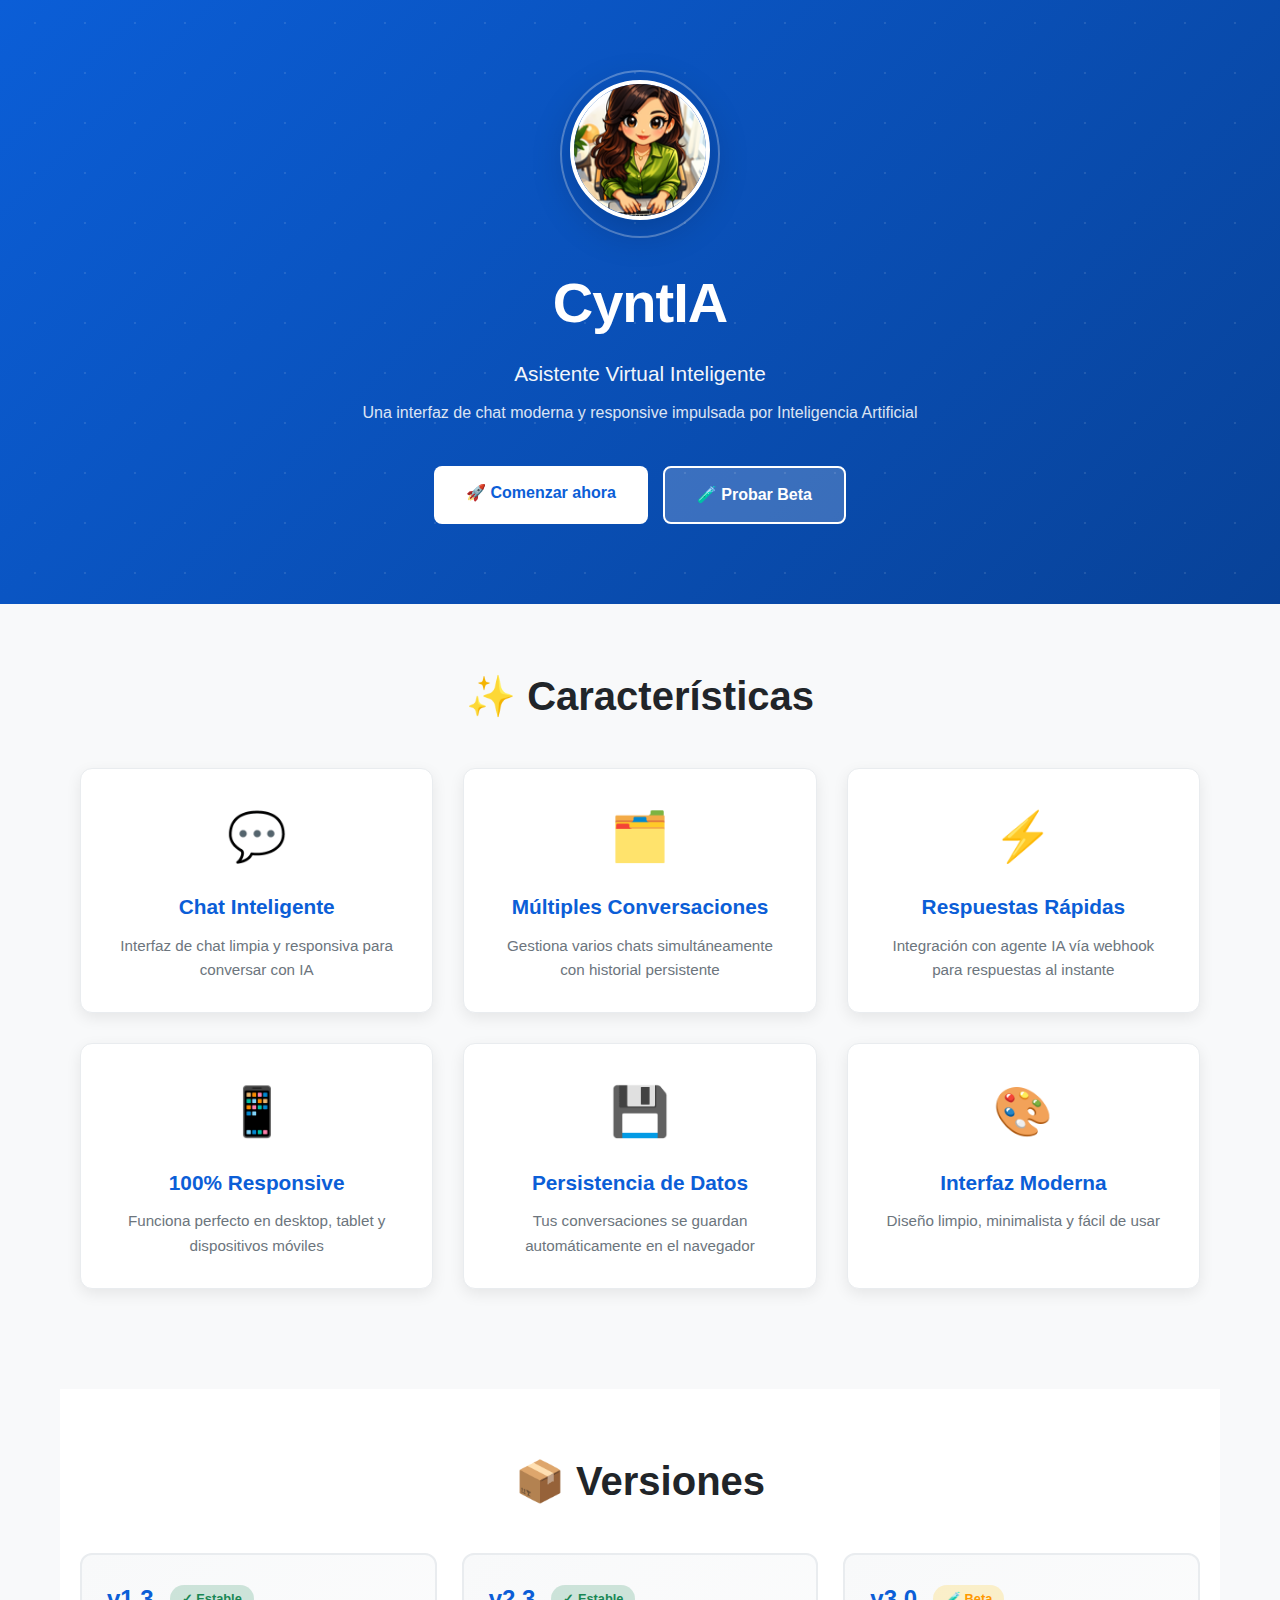
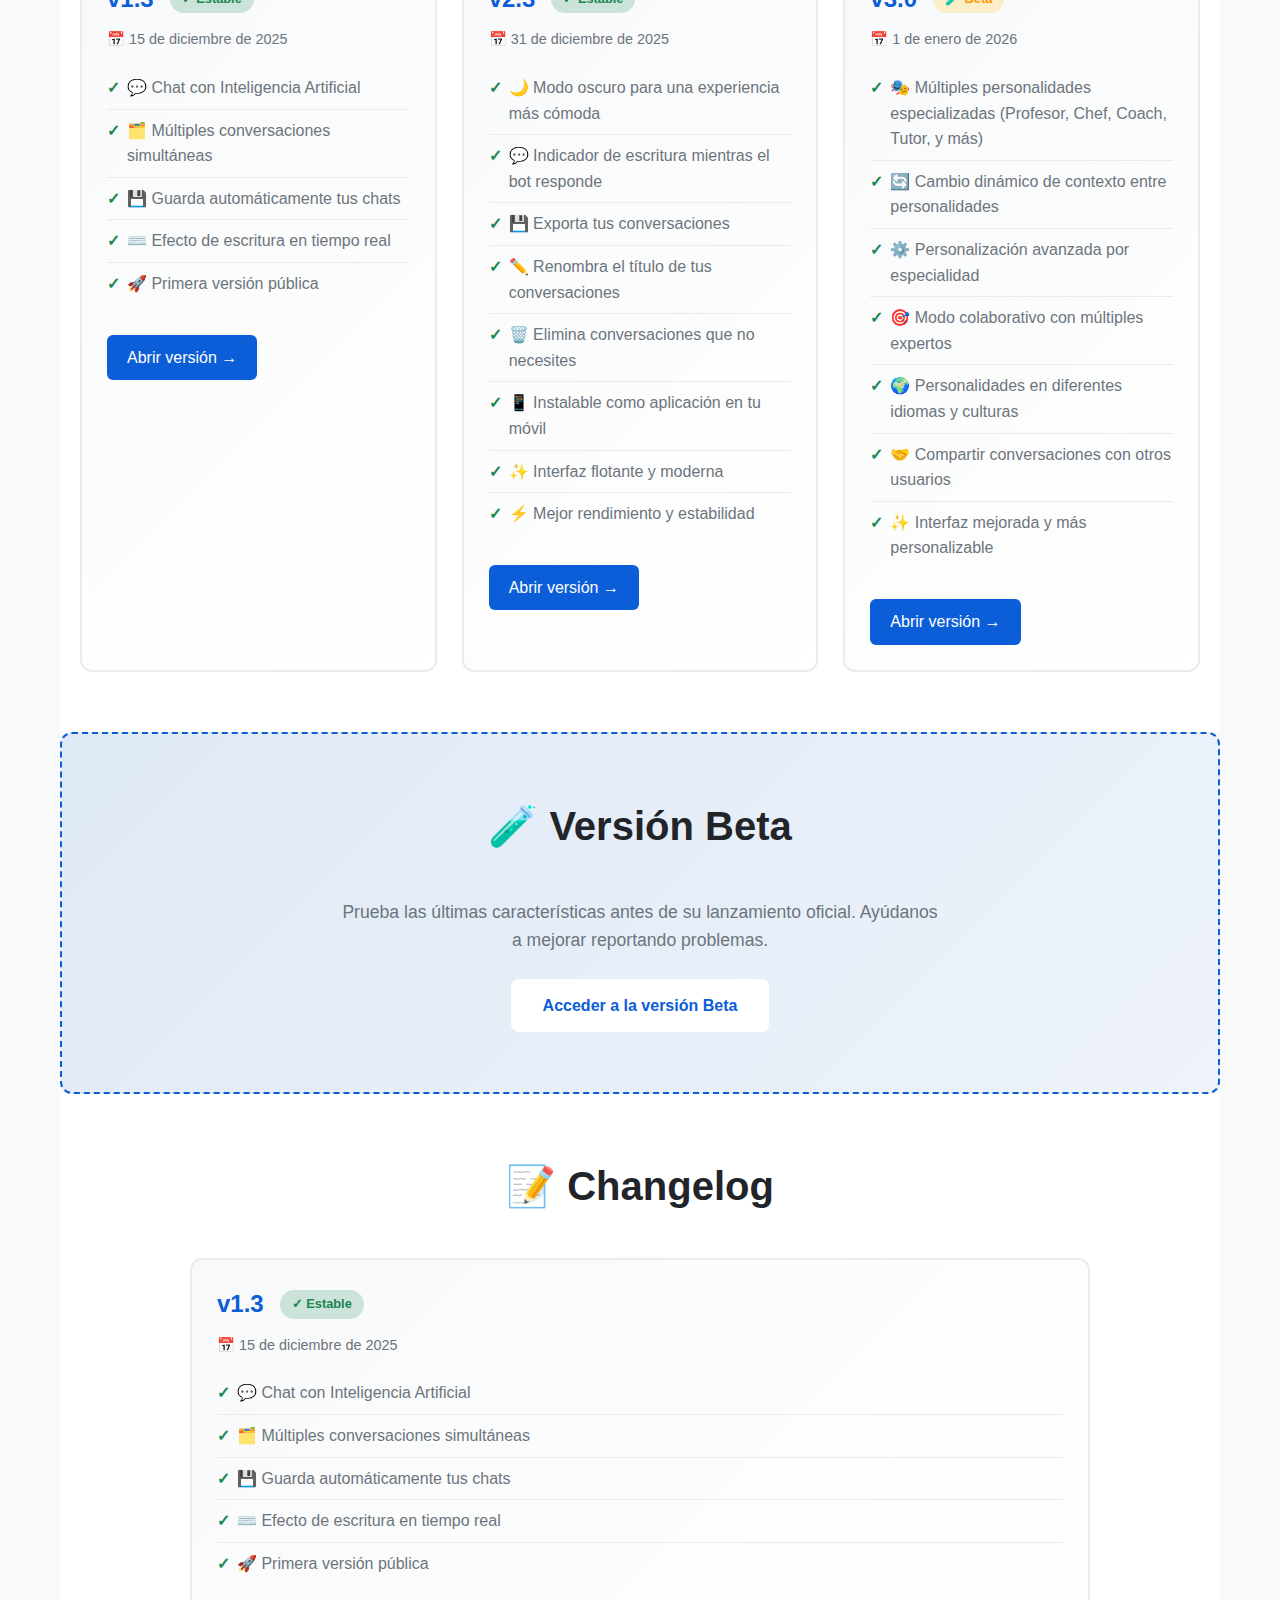
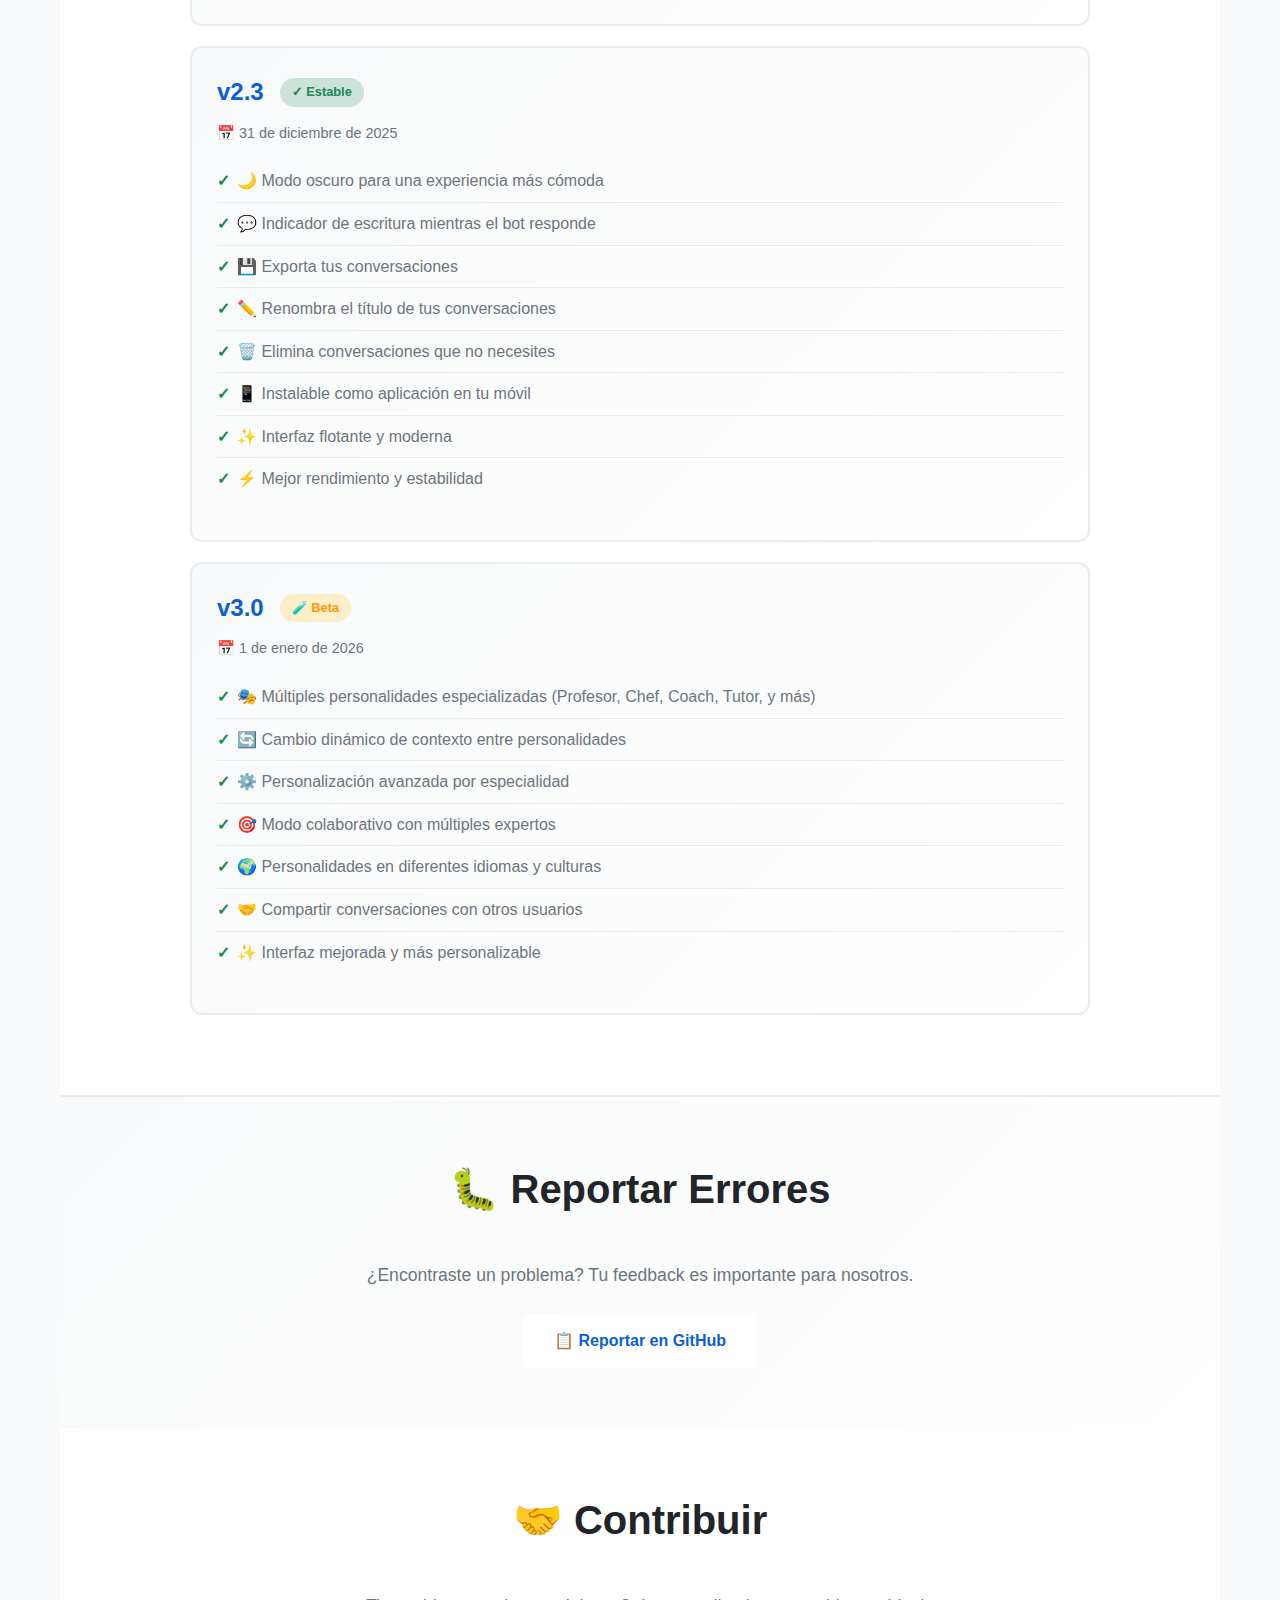
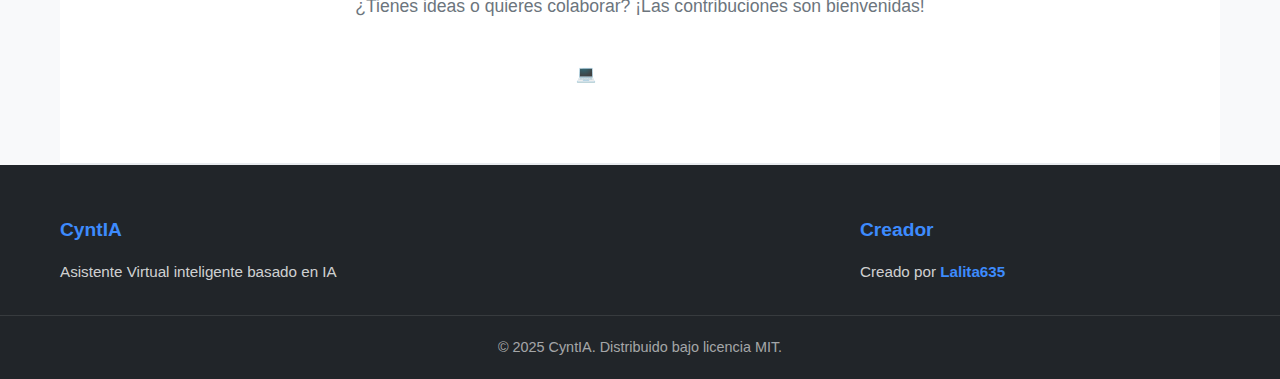
<file: index.html>
<!DOCTYPE html>
<html lang="es">
<head>
  <meta charset="UTF-8" />
  <title>CyntIA – Asistente Virtual IA</title>
  <meta name="viewport" content="width=device-width, initial-scale=1" />
  <link rel="stylesheet" href="style.css" />
</head>
<body>

<!-- HEADER/HERO -->
<header class="hero">
  <div class="hero-content">
    <div class="avatar-container">
      <img src="latest/assets/avatar.png" alt="CyntIA Avatar" class="avatar-hero" />
      <div class="avatar-glow"></div>
    </div>
    
    <h1>CyntIA</h1>
    <p class="tagline">Asistente Virtual Inteligente</p>
    <p class="description">Una interfaz de chat moderna y responsive impulsada por Inteligencia Artificial</p>

    <div class="hero-buttons">
      <a href="latest/" class="btn btn-primary">
        🚀 Comenzar ahora
      </a>
      <a href="beta.html" class="btn btn-secondary">
        🧪 Probar Beta
      </a>
    </div>
  </div>
</header>

<main class="container">

  <!-- CARACTERÍSTICAS -->
  <section class="features">
    <h2>✨ Características</h2>
    <div class="features-grid">
      <div class="feature-card">
        <span class="feature-icon">💬</span>
        <h3>Chat Inteligente</h3>
        <p>Interfaz de chat limpia y responsiva para conversar con IA</p>
      </div>
      <div class="feature-card">
        <span class="feature-icon">🗂️</span>
        <h3>Múltiples Conversaciones</h3>
        <p>Gestiona varios chats simultáneamente con historial persistente</p>
      </div>
      <div class="feature-card">
        <span class="feature-icon">⚡</span>
        <h3>Respuestas Rápidas</h3>
        <p>Integración con agente IA vía webhook para respuestas al instante</p>
      </div>
      <div class="feature-card">
        <span class="feature-icon">📱</span>
        <h3>100% Responsive</h3>
        <p>Funciona perfecto en desktop, tablet y dispositivos móviles</p>
      </div>
      <div class="feature-card">
        <span class="feature-icon">💾</span>
        <h3>Persistencia de Datos</h3>
        <p>Tus conversaciones se guardan automáticamente en el navegador</p>
      </div>
      <div class="feature-card">
        <span class="feature-icon">🎨</span>
        <h3>Interfaz Moderna</h3>
        <p>Diseño limpio, minimalista y fácil de usar</p>
      </div>
    </div>
  </section>

  <!-- VERSIONES -->
  <section id="versions-section" class="versions-section">
    <h2>📦 Versiones</h2>
    <div id="versions-container"></div>
  </section>

  <!-- BETA -->
  <section id="beta" class="beta-section">
    <h2>🧪 Versión Beta</h2>
    <div class="beta-content">
      <p>Prueba las últimas características antes de su lanzamiento oficial. Ayúdanos a mejorar reportando problemas.</p>
      <a href="beta.html" class="btn btn-primary">Acceder a la versión Beta</a>
    </div>
  </section>

  <!-- CHANGELOG -->
  <section class="changelog-section">
    <h2>📝 Changelog</h2>
    <div id="changelog"></div>
  </section>

  <!-- SOPORTE -->
  <section class="support-section">
    <h2>🐛 Reportar Errores</h2>
    <div class="support-content">
      <p>¿Encontraste un problema? Tu feedback es importante para nosotros.</p>
      <a href="https://github.com/agente-cyntia/cyntia/issues/new" target="_blank" class="btn btn-primary">
        📋 Reportar en GitHub
      </a>
    </div>
  </section>

  <!-- CONTRIBUCIONES -->
  <section class="contribute-section">
    <h2>🤝 Contribuir</h2>
    <div class="contribute-content">
      <p>¿Tienes ideas o quieres colaborar? ¡Las contribuciones son bienvenidas!</p>
      <a href="http://bit.ly/4fS0yUa" target="_blank" class="btn btn-secondary">
        💻 Ir a Colaborar
      </a>
    </div>
  </section>

</main>

<!-- FOOTER -->
<footer class="footer">
  <div class="footer-content">
    <div class="footer-section">
      <h4>CyntIA</h4>
      <p>Asistente Virtual inteligente basado en IA</p>
    </div>
    <div class="footer-section">
      <!--h4>Enlaces</h4>
      <ul>
        <li><a href="https://bit.ly/45BE8TF" target="_blank">Sitio Web</a></li>
        <li><a href="https://agente-cyntia.github.io/cyntia/issues" target="_blank">Reportar Error</a></li>
      </ul-->
    </div>
    <div class="footer-section">
      <h4>Creador</h4>
      <p>Creado por <strong><a href="https://bit.ly/45BE8TF" target="_blank">Lalita635</a></strong></p>
    </div>
  </div>
  <div class="footer-bottom">
    <p>&copy; 2025 CyntIA. Distribuido bajo licencia MIT.</p>
  </div>
</footer>

<script src="script.js"></script>
</body>
</html>
</file>
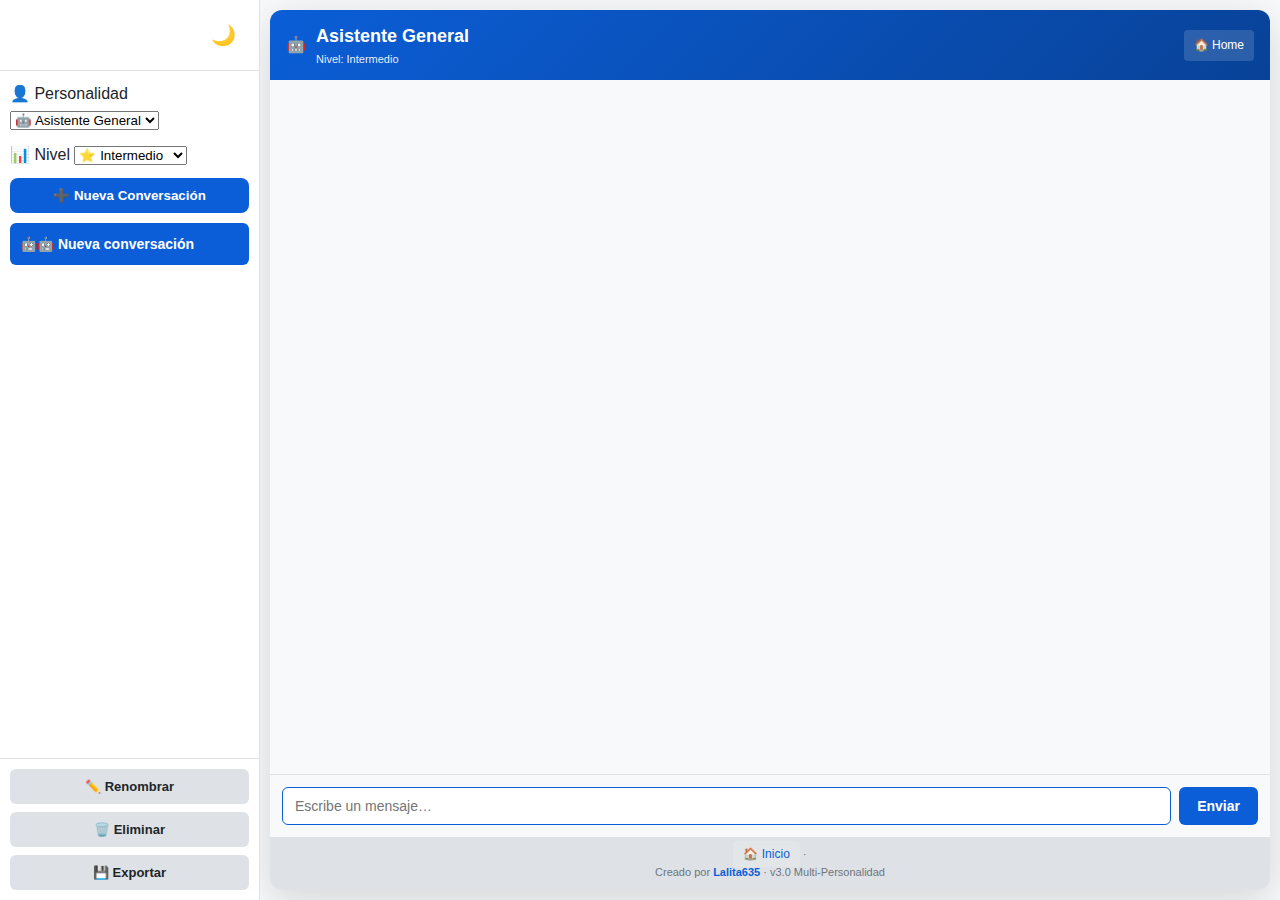
<file: beta/index.html>
<!DOCTYPE html>
<html lang="es">
<head>
  <meta charset="UTF-8" />
  <meta name="viewport" content="width=device-width, initial-scale=1" />
  <meta name="theme-color" content="#0b5ed7" />
  <meta name="description" content="CyntIA v3 - Chat Multi-Personalidad con IA especializada" />
  
  <title>CyntIA V3 - Multi Personalidad</title>
  
  <link rel="stylesheet" href="style.css" />
  <link rel="manifest" href="manifest.json" />
  <link rel="icon" type="image/png" sizes="192x192" href="assets/icon-192.png" />
  <link rel="icon" type="image/png" sizes="512x512" href="assets/icon-512.png" />
  <link rel="apple-touch-icon" href="assets/icon-192.png" />
</head>
<body>

<div class="layout">
  <!-- OVERLAY -->
  <div class="overlay" id="overlay"></div>

  <!-- SIDEBAR -->
  <aside class="sidebar" id="sidebar">
    <div class="sidebar-header">
      <button id="darkModeBtn" class="dark-mode-btn" title="Alternar modo oscuro">
        🌙
      </button>
    </div>
    
    <div class="sidebar-content">
      <!-- SELECTOR DE PERSONALIDAD -->
      <div class="personality-selector">
        <label>👤 Personalidad</label>
        <select id="personalitySelect" class="select-personality">
          <option value="general">🤖 Asistente General</option>
          <option value="cocinero">👨‍🍳 Chef Gastón</option>
          <option value="ingles">👩‍🏫 Teacher Emma</option>
          <option value="matematicas">🧮 Profe Matías</option>
          <option value="fisica">⚛️ Dr. Físico</option>
          <option value="trainer">💪 Coach Fit</option>
          <option value="espiritual">🧘 Guía Luz</option>
        </select>
      </div>

      <!-- SELECTOR DE NIVEL -->
      <div class="level-selector">
        <label>📊 Nivel</label>
        <select id="levelSelect" class="select-level">
          <option value="principiante">🌱 Principiante</option>
          <option value="intermedio" selected>⭐ Intermedio</option>
          <option value="avanzado">🚀 Avanzado</option>
        </select>
      </div>

      <button id="newConversationBtn" class="btn-new-conversation">➕ Nueva Conversación</button>
      
      <ul id="conversationList"></ul>
    </div>

    <div class="sidebar-footer">
      <button id="renameBtn" class="btn-action" title="Renombrar conversación">
        ✏️ Renombrar
      </button>
      <button id="deleteBtn" class="btn-action btn-danger" title="Eliminar conversación">
        🗑️ Eliminar
      </button>
      <button id="exportBtn" class="btn-action" title="Exportar conversación">
        💾 Exportar
      </button>
    </div>
  </aside>

  <!-- CHAT CONTAINER -->
  <main class="chat-container">
    <header class="chat-header">
      <div class="header-left">
        <button class="menu-btn" id="menuBtn" aria-label="Abrir menú">
          ☰
        </button>
        <div class="personality-avatar" id="currentAvatar">🤖</div>
        <div>
          <h1 id="currentPersonalityName">Asistente General</h1>
          <span class="subtitle" id="currentLevel">Nivel: Intermedio</span>
        </div>
      </div>

      <div class="header-right">
        <a href="../index.html" class="home-link" title="Volver al inicio">
          🏠 Home
        </a>
      </div>
    </header>

    <div id="messages" class="messages"></div>

    <div id="typingIndicator" class="typing-indicator hidden">
      <div class="personality-avatar-small" id="typingAvatar">🤖</div>
      <div class="typing-dots">
        <span></span>
        <span></span>
        <span></span>
      </div>
    </div>

    <form id="form" class="chat-input">
      <input 
        id="input" 
        placeholder="Escribe un mensaje…" 
        autocomplete="off" 
        disabled
      />
      <button type="submit" disabled>Enviar</button>
    </form>

    <footer class="chat-footer">
      <a href="../index.html" class="home-link">🏠 Inicio</a> ·
      <br>
      Creado por <strong><a href="https://bit.ly/45BE8TF" target="_blank">Lalita635</a></strong> ·
      <span class="version">v3.0 Multi-Personalidad</span>
    </footer>
  </main>
</div>

<!-- Modal para renombrar -->
<div id="renameModal" class="modal hidden">
  <div class="modal-content">
    <h2>Renombrar conversación</h2>
    <input type="text" id="renameInput" placeholder="Nuevo título..." />
    <div class="modal-buttons">
      <button id="renameCancelBtn" class="btn-cancel">Cancelar</button>
      <button id="renameConfirmBtn" class="btn-confirm">Guardar</button>
    </div>
  </div>
</div>

<!-- Modal para confirmar eliminación -->
<div id="deleteModal" class="modal hidden">
  <div class="modal-content">
    <h2>⚠️ Eliminar conversación</h2>
    <p>¿Estás seguro de que quieres eliminar esta conversación? No se puede deshacer.</p>
    <div class="modal-buttons">
      <button id="deleteCancelBtn" class="btn-cancel">Cancelar</button>
      <button id="deleteConfirmBtn" class="btn-confirm btn-danger">Eliminar</button>
    </div>
  </div>
</div>

<script>
  // Detectar si la página está dentro de un iframe y ocultar el footer
  if (window.self !== window.top) {
    document.addEventListener('DOMContentLoaded', () => {
      const footer = document.querySelector('.chat-footer');
      if (footer) {
        footer.style.display = 'none';
      }
    });
  }
  
  // Registrar Service Worker para PWA
  if ('serviceWorker' in navigator) {
    navigator.serviceWorker.register('sw.js').catch(err => {
      console.log('Service Worker no registrado:', err);
    });
  }
</script>
<script src="app.js"></script>
</body>
</html>
</file>
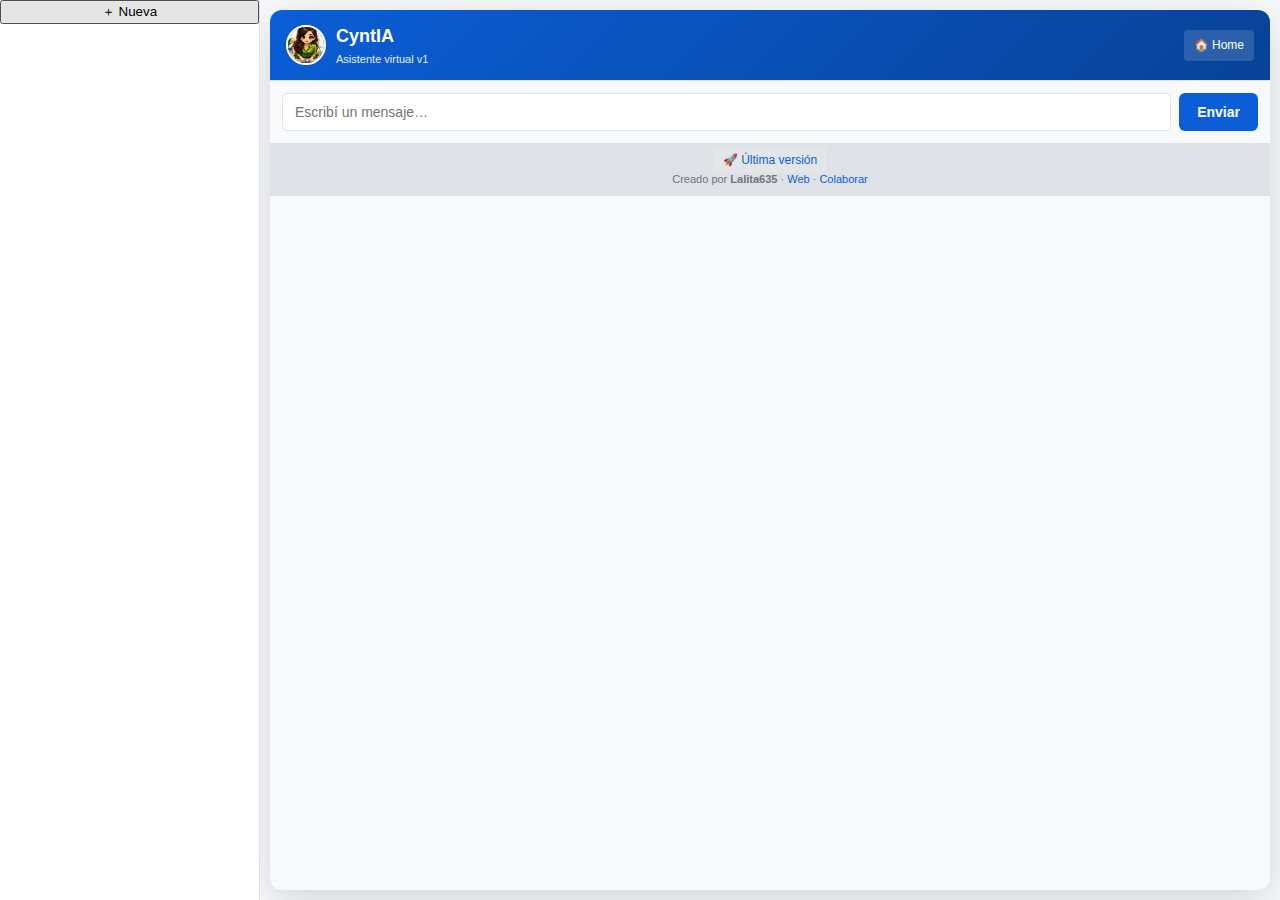
<file: latest/index.html>
<!DOCTYPE html>
<html lang="es">
<head>
  <meta charset="UTF-8" />
  <title>CyntIA V1</title>
  <meta name="viewport" content="width=device-width, initial-scale=1" />
  <link rel="stylesheet" href="style.css" />
</head>
<body>



<div class="layout">

  <!-- SIDEBAR -->
  <aside class="sidebar">
    <button id="newConversationBtn">＋ Nueva</button>
    <ul id="conversationList"></ul>
  </aside>

  <!-- CHAT -->
  <main class="chat-container">

    <header class="chat-header">
  <div class="header-left">
    <img src="assets/avatar.png" class="avatar" alt="CyntIA">
    <div>
      <h1>CyntIA</h1>
      <span class="subtitle">Asistente virtual v1</span>
    </div>
  </div>

  <div class="header-right">
    <a href="../" class="home-link" title="Volver al inicio">
      🏠 Home
    </a>
  </div>
</header>

    <div id="messages"></div>

    <form id="form" class="chat-input">
      <input id="input" placeholder="Escribí un mensaje…" autocomplete="off" />
      <button type="submit">Enviar</button>
    </form>

    <footer class="chat-footer">
      <a href="../latest/" class="home-link">🚀 Última versión</a>
      <br>
      Creado por <strong>Lalita635</strong> ·
      <a href="http://bit.ly/45BE8TF" target="_blank">Web</a> ·
      <a href="http://bit.ly/4fS0yUa" target="_blank">Colaborar</a>
    </footer>

  </main>
</div>

<script src="app.js"></script>
</body>
</html>
</file>
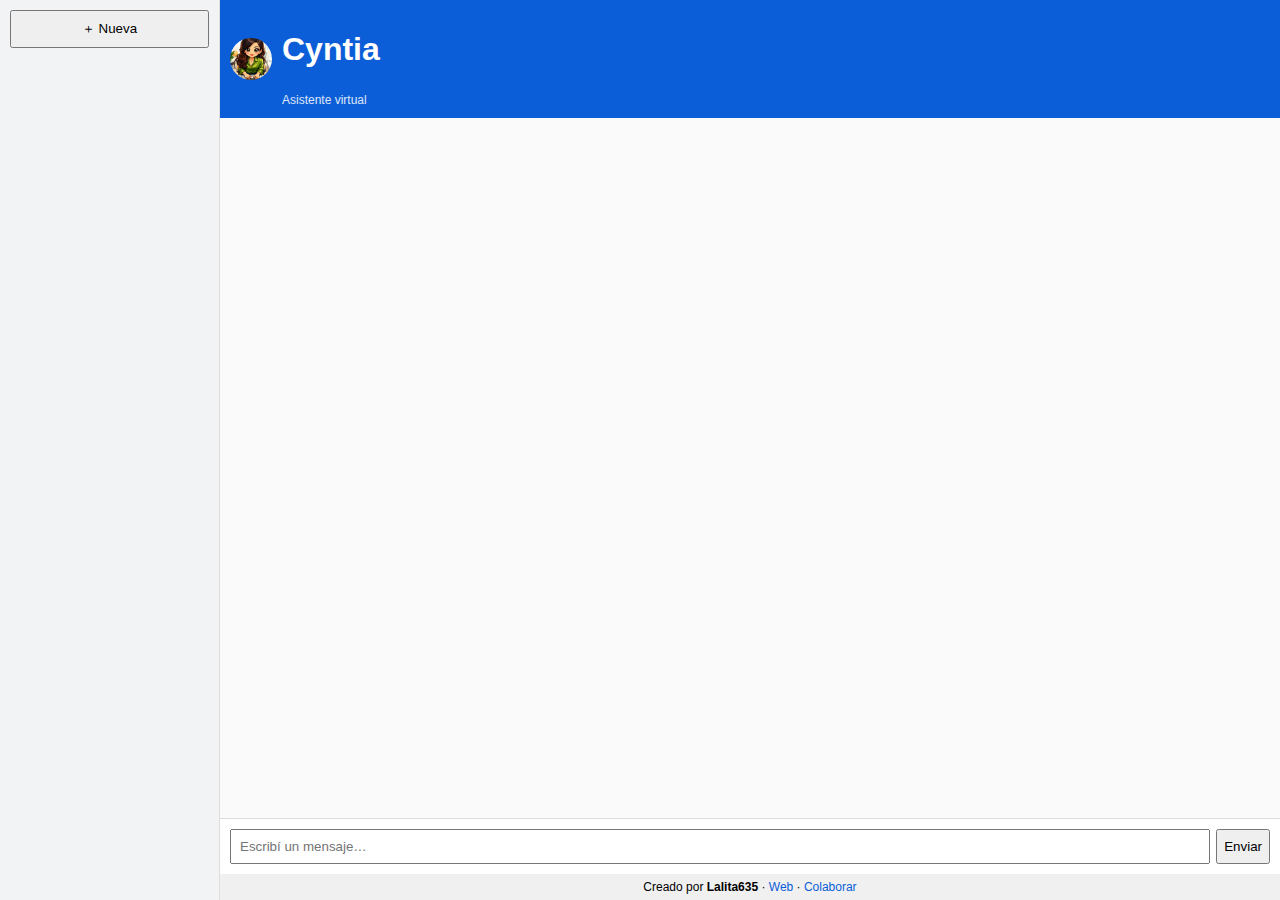
<file: v1/index.html>
<!DOCTYPE html>
<html lang="es">
<head>
  <meta charset="UTF-8" />
  <title>CyntIA V1</title>
  <meta name="viewport" content="width=device-width, initial-scale=1" />
  <link rel="stylesheet" href="style.css" />
</head>
<body>

<div class="layout">

  <!-- SIDEBAR -->
  <aside class="sidebar">
    <button id="newConversationBtn">＋ Nueva</button>
    <ul id="conversationList"></ul>
  </aside>

  <!-- CHAT -->
  <main class="chat-container">

    <header class="chat-header">
      <div class="header-left">
        <img src="assets/avatar.png" class="avatar" alt="CyntIA">
        <div>
          <h1>Cyntia</h1>
          <span class="subtitle">Asistente virtual</span>
        </div>
      </div>
    </header>

    <div id="messages"></div>

    <form id="form" class="chat-input">
      <input id="input" placeholder="Escribí un mensaje…" autocomplete="off" />
      <button type="submit">Enviar</button>
    </form>

    <footer class="chat-footer">
      Creado por <strong>Lalita635</strong> ·
      <a href="http://bit.ly/45BE8TF" target="_blank">Web</a> ·
      <a href="http://bit.ly/4fS0yUa" target="_blank">Colaborar</a>
    </footer>

  </main>
</div>

<script src="app.js"></script>
</body>
</html>
</file>
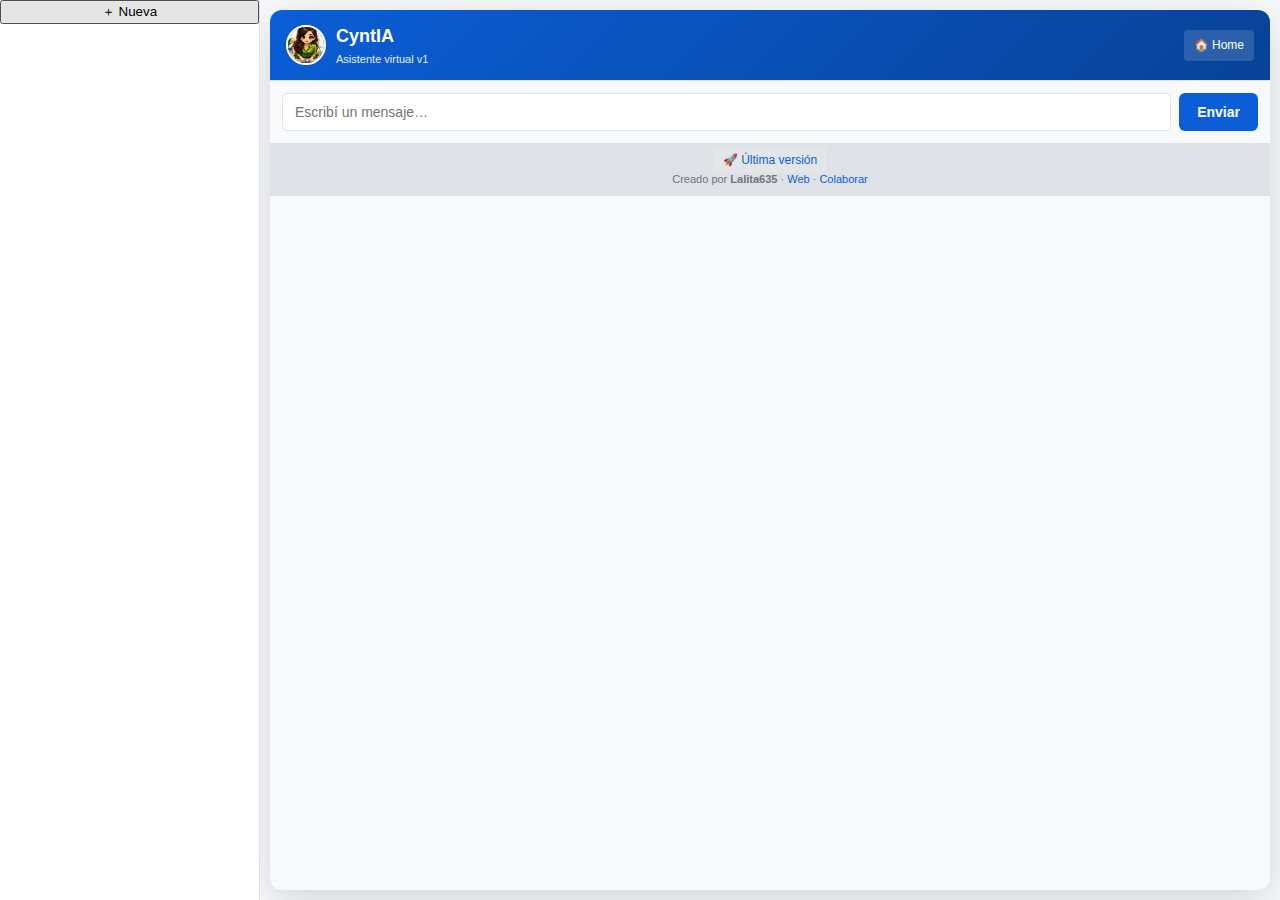
<file: v2/index.html>
<!DOCTYPE html>
<html lang="es">
<head>
  <meta charset="UTF-8" />
  <title>CyntIA V1</title>
  <meta name="viewport" content="width=device-width, initial-scale=1" />
  <link rel="stylesheet" href="style.css" />
</head>
<body>



<div class="layout">

  <!-- SIDEBAR -->
   <div class="overlay" id="overlay"></div>
  <aside class="sidebar" id="sidebar">
    <button id="newConversationBtn">＋ Nueva</button>
    <ul id="conversationList"></ul>
  </aside>

  <!-- CHAT -->
  <main class="chat-container">

    <header class="chat-header">
  <div class="header-left">
    <button class="menu-btn" id="menuBtn" aria-label="Abrir menú">
      ☰
    </button>

    <img src="assets/avatar.png" class="avatar" alt="CyntIA">
    <div>
      <h1>CyntIA</h1>
      <span class="subtitle">Asistente virtual v1</span>
    </div>
  </div>

  <div class="header-right">
    <a href="../" class="home-link" title="Volver al inicio">
      🏠 Home
    </a>
  </div>
</header>

    <div id="messages"></div>

    <form id="form" class="chat-input">
      <input id="input" placeholder="Escribí un mensaje…" autocomplete="off" />
      <button type="submit">Enviar</button>
    </form>

    <footer class="chat-footer">
      <a href="../latest/" class="home-link">🚀 Última versión</a>
      <br>
      Creado por <strong>Lalita635</strong> ·
      <a href="http://bit.ly/45BE8TF" target="_blank">Web</a> ·
      <a href="http://bit.ly/4fS0yUa" target="_blank">Colaborar</a>
    </footer>

  </main>
</div>

<script src="app.js"></script>
</body>
</html>
</file>
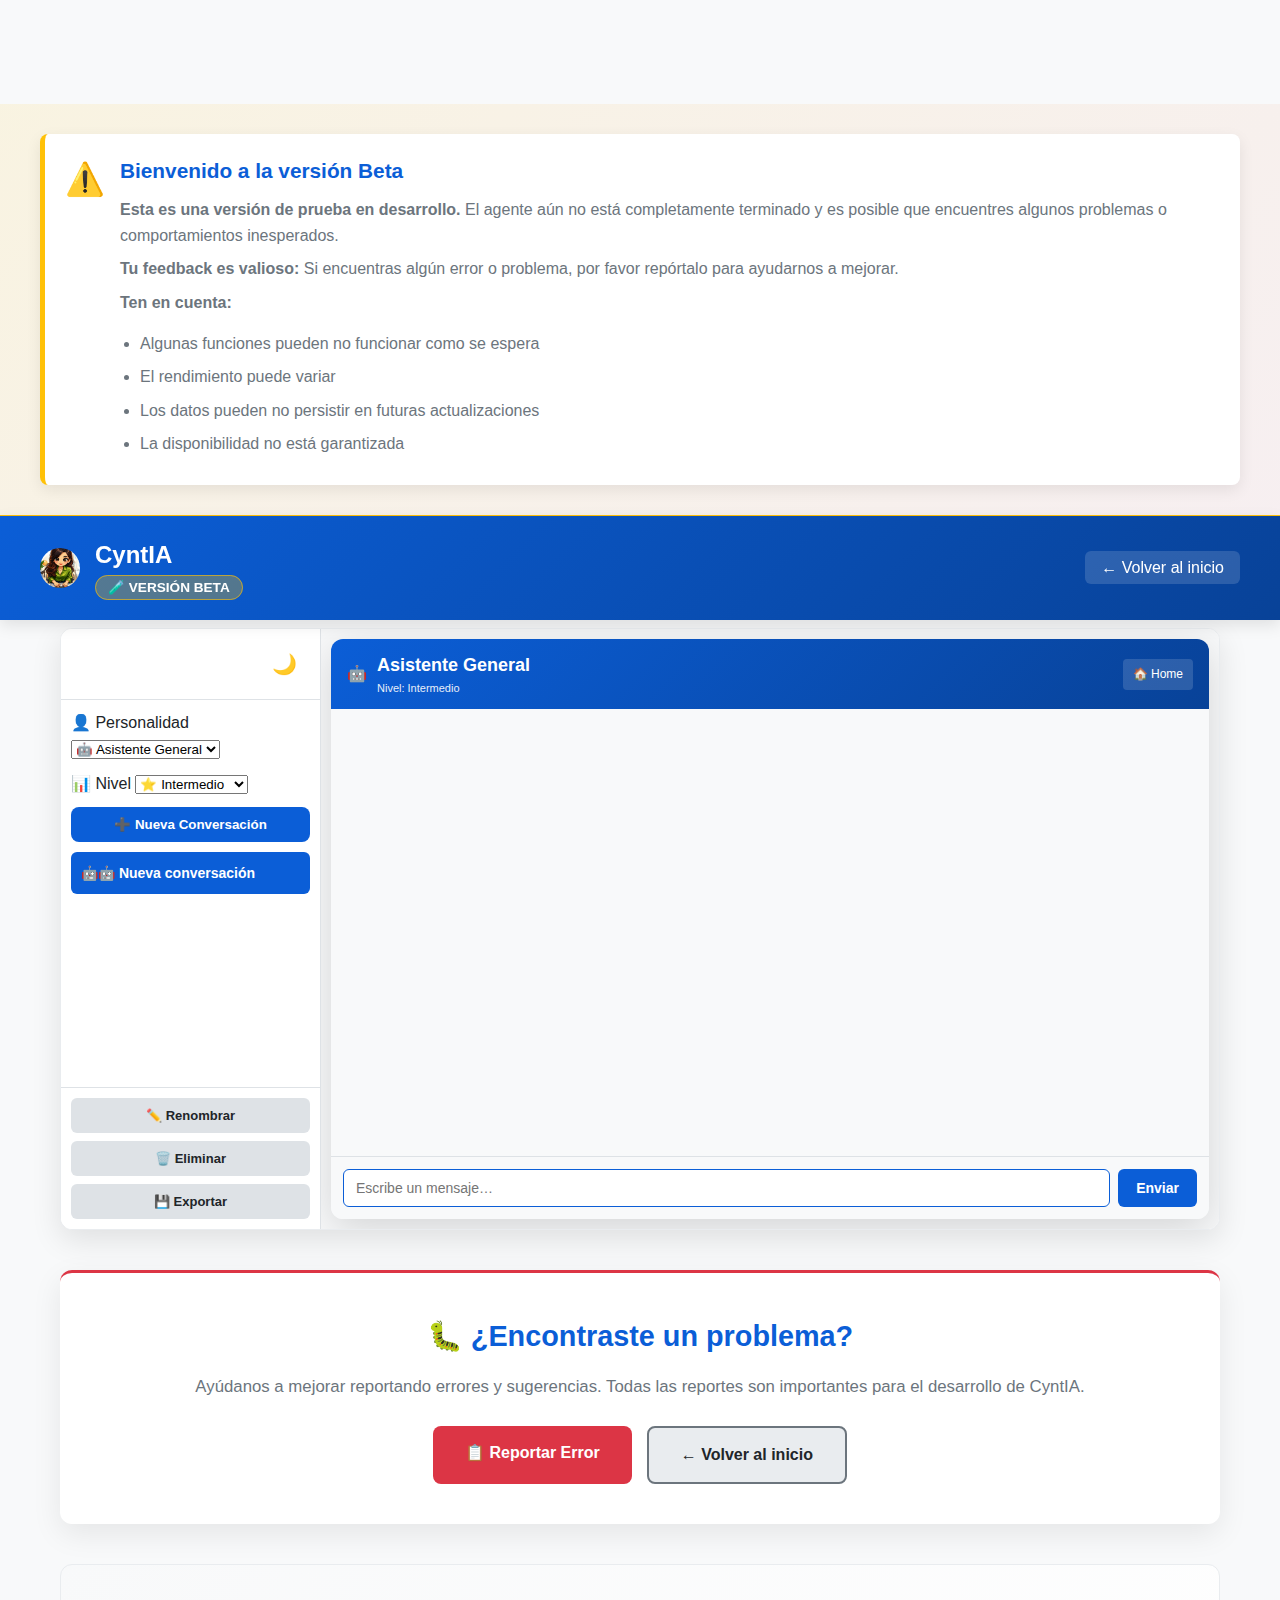
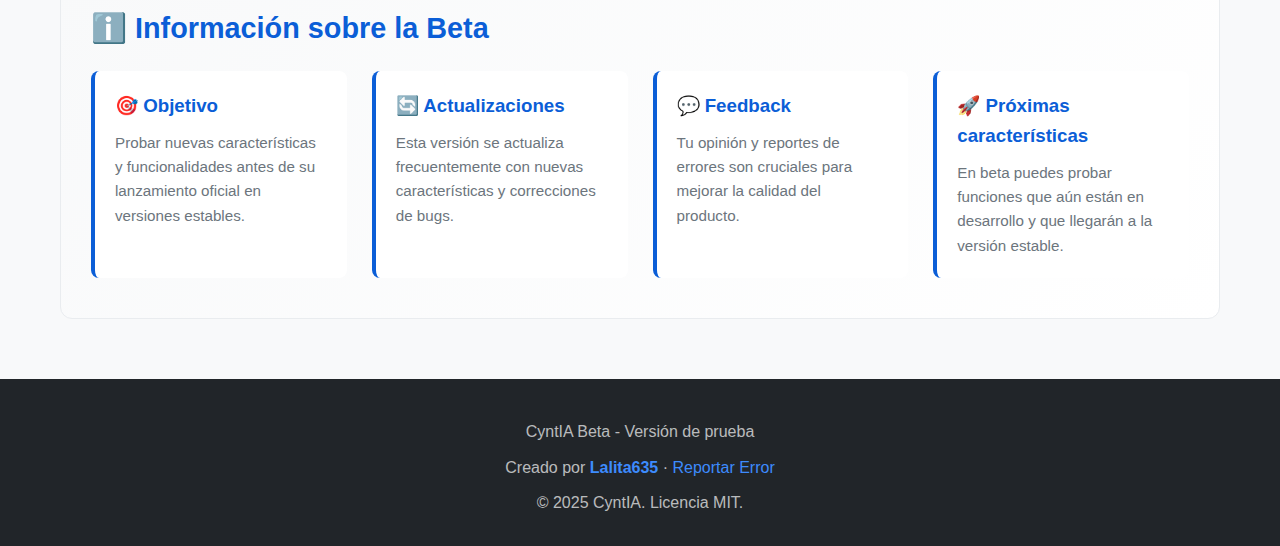
<file: beta.html>
<!DOCTYPE html>
<html lang="es">
<head>
  <meta charset="UTF-8" />
  <title>CyntIA Beta – Prueba las últimas características</title>
  <meta name="viewport" content="width=device-width, initial-scale=1" />
  <style>
    * {
      margin: 0;
      padding: 0;
      box-sizing: border-box;
    }

    :root {
      --primary: #0b5ed7;
      --primary-dark: #084298;
      --primary-light: #3d8bfd;
      --danger: #dc3545;
      --warning: #ffc107;
      --light: #f8f9fa;
      --gray: #e9ecef;
      --text: #212529;
      --text-light: #6c757d;
    }

    body {
      margin: 0;
      font-family: 'Segoe UI', Tahoma, Geneva, Verdana, sans-serif;
      background: #f8f9fa;
      color: var(--text);
      line-height: 1.6;
    }

    /* ============= HEADER ============= */
    header {
      background: linear-gradient(135deg, var(--primary) 0%, var(--primary-dark) 100%);
      color: white;
      padding: 20px;
      position: sticky;
      top: 0;
      z-index: 100;
      box-shadow: 0 5px 15px rgba(0, 0, 0, 0.1);
    }

    .header-content {
      max-width: 1200px;
      margin: 0 auto;
      display: flex;
      justify-content: space-between;
      align-items: center;
    }

    .header-left {
      display: flex;
      align-items: center;
      gap: 15px;
    }

    .header-left img {
      width: 40px;
      height: 40px;
      border-radius: 50%;
    }

    .header-left h1 {
      font-size: 1.5rem;
      margin: 0;
    }

    .header-left .beta-label {
      background: rgba(255, 193, 7, 0.3);
      color: #fff;
      padding: 4px 12px;
      border-radius: 20px;
      font-size: 0.85rem;
      font-weight: 600;
      border: 1px solid rgba(255, 193, 7, 0.6);
    }

    .header-right a {
      color: white;
      text-decoration: none;
      padding: 8px 16px;
      border-radius: 6px;
      background: rgba(255, 255, 255, 0.15);
      transition: background 0.3s ease;
    }

    .header-right a:hover {
      background: rgba(255, 255, 255, 0.25);
    }

    /* ============= CONTENEDOR PRINCIPAL ============= */
    .beta-hero {
      background: linear-gradient(135deg, rgba(255, 193, 7, 0.1) 0%, rgba(220, 53, 69, 0.05) 100%);
      border-bottom: 2px solid var(--warning);
      padding: 30px 20px;
      margin-bottom: 40px;
    }

    .beta-hero-content {
      max-width: 1200px;
      margin: 0 auto;
    }

    .warning-box {
      background: white;
      border-left: 5px solid var(--warning);
      padding: 20px;
      border-radius: 8px;
      box-shadow: 0 5px 15px rgba(0, 0, 0, 0.08);
      display: flex;
      gap: 15px;
      align-items: flex-start;
    }

    .warning-icon {
      font-size: 2rem;
      flex-shrink: 0;
    }

    .warning-content h2 {
      margin: 0 0 10px 0;
      color: var(--primary);
      font-size: 1.3rem;
    }

    .warning-content p {
      margin: 8px 0;
      color: var(--text-light);
    }

    .warning-content ul {
      margin: 15px 0 0 20px;
      color: var(--text-light);
    }

    .warning-content li {
      margin-bottom: 8px;
    }

    /* ============= CONTENEDOR PRINCIPAL ============= */
    .container {
      max-width: 1200px;
      margin: 0 auto;
      padding: 0 20px;
    }

    /* ============= SECCION DE CHAT ============= */
    .chat-section {
      margin-bottom: 40px;
    }

    .chat-section h2 {
      font-size: 2rem;
      margin-bottom: 20px;
      color: var(--primary);
    }

    .chat-wrapper {
      background: white;
      border-radius: 12px;
      box-shadow: 0 10px 30px rgba(0, 0, 0, 0.1);
      overflow: hidden;
      border: 1px solid var(--gray);
    }

    .chat-iframe-container {
      width: 100%;
      height: 600px;
      position: relative;
    }

    .chat-iframe-container iframe {
      width: 100%;
      height: 100%;
      border: none;
    }

    @media (max-width: 768px) {
      .chat-iframe-container {
        height: 500px;
      }
    }

    /* ============= SECCION DE REPORTES ============= */
    .report-section {
      background: white;
      border-radius: 12px;
      padding: 40px 30px;
      box-shadow: 0 10px 30px rgba(0, 0, 0, 0.08);
      text-align: center;
      margin-bottom: 40px;
      border-top: 3px solid var(--danger);
    }

    .report-section h2 {
      font-size: 1.8rem;
      margin-bottom: 15px;
      color: var(--primary);
    }

    .report-section p {
      color: var(--text-light);
      margin-bottom: 25px;
      font-size: 1.05rem;
    }

    .report-buttons {
      display: flex;
      gap: 15px;
      justify-content: center;
      flex-wrap: wrap;
    }

    .btn {
      display: inline-block;
      padding: 14px 32px;
      border-radius: 8px;
      text-decoration: none;
      font-weight: 600;
      transition: all 0.3s ease;
      border: none;
      cursor: pointer;
      font-size: 1rem;
    }

    .btn-danger {
      background: var(--danger);
      color: white;
    }

    .btn-danger:hover {
      background: #c82333;
      transform: translateY(-2px);
      box-shadow: 0 10px 25px rgba(220, 53, 69, 0.3);
    }

    .btn-secondary {
      background: var(--gray);
      color: var(--text);
      border: 2px solid var(--text-light);
    }

    .btn-secondary:hover {
      background: var(--text-light);
      color: white;
      transform: translateY(-2px);
    }

    /* ============= INFORMACION ============= */
    .info-section {
      background: linear-gradient(135deg, var(--light) 0%, white 100%);
      border-radius: 12px;
      padding: 40px 30px;
      margin-bottom: 40px;
      border: 1px solid var(--gray);
    }

    .info-section h2 {
      font-size: 1.8rem;
      margin-bottom: 20px;
      color: var(--primary);
    }

    .info-grid {
      display: grid;
      grid-template-columns: repeat(auto-fit, minmax(250px, 1fr));
      gap: 25px;
    }

    .info-card {
      background: white;
      padding: 20px;
      border-radius: 8px;
      border-left: 4px solid var(--primary);
    }

    .info-card h3 {
      color: var(--primary);
      margin-bottom: 10px;
    }

    .info-card p {
      color: var(--text-light);
      font-size: 0.95rem;
    }

    /* ============= FOOTER ============= */
    footer {
      background: var(--text);
      color: white;
      padding: 40px 20px 20px;
      margin-top: 60px;
      text-align: center;
    }

    footer p {
      color: rgba(255, 255, 255, 0.7);
      margin-bottom: 10px;
    }

    footer a {
      color: var(--primary-light);
      text-decoration: none;
    }

    footer a:hover {
      text-decoration: underline;
    }

    /* ============= RESPONSIVE ============= */
    @media (max-width: 768px) {
      .header-content {
        flex-direction: column;
        gap: 15px;
      }

      .warning-box {
        flex-direction: column;
      }

      .warning-icon {
        font-size: 1.5rem;
      }

      .report-buttons {
        flex-direction: column;
      }

      .btn {
        width: 100%;
      }

      .report-section {
        padding: 25px;
      }

      .info-section {
        padding: 25px;
      }
    }
  </style>
</head>
<body>

<!-- HEADER -->
<header>
  <div class="header-content">
    <div class="header-left">
      <img src="latest/assets/avatar.png" alt="CyntIA" />
      <div>
        <h1>CyntIA</h1>
        <span class="beta-label">🧪 VERSIÓN BETA</span>
      </div>
    </div>
    <div class="header-right">
      <a href="index.html">← Volver al inicio</a>
    </div>
  </div>
</header>

<!-- ADVERTENCIA BETA -->
<section class="beta-hero">
  <div class="beta-hero-content">
    <div class="warning-box">
      <div class="warning-icon">⚠️</div>
      <div class="warning-content">
        <h2>Bienvenido a la versión Beta</h2>
        <p><strong>Esta es una versión de prueba en desarrollo.</strong> El agente aún no está completamente terminado y es posible que encuentres algunos problemas o comportamientos inesperados.</p>
        <p><strong>Tu feedback es valioso:</strong> Si encuentras algún error o problema, por favor repórtalo para ayudarnos a mejorar.</p>
        <p><strong>Ten en cuenta:</strong></p>
        <ul>
          <li>Algunas funciones pueden no funcionar como se espera</li>
          <li>El rendimiento puede variar</li>
          <li>Los datos pueden no persistir en futuras actualizaciones</li>
          <li>La disponibilidad no está garantizada</li>
        </ul>
      </div>
    </div>
  </div>
</section>

<!-- SECCION DE CHAT -->
<main class="container">
  <section class="chat-section">
    <h2>💬 Chat Beta</h2>
    <div class="chat-wrapper">
      <div class="chat-iframe-container">
        <iframe src="beta/index.html" title="CyntIA Chat Beta"></iframe>
      </div>
    </div>
  </section>

  <!-- SECCION DE REPORTES -->
  <section class="report-section">
    <h2>🐛 ¿Encontraste un problema?</h2>
    <p>Ayúdanos a mejorar reportando errores y sugerencias. Todas las reportes son importantes para el desarrollo de CyntIA.</p>
    <div class="report-buttons">
      <a href="https://github.com/agente-cyntia/cyntia/issues/new?labels=beta&title=%5BBeta%5D+" target="_blank" class="btn btn-danger">
        📋 Reportar Error
      </a>
      <a href="index.html" class="btn btn-secondary">
        ← Volver al inicio
      </a>
    </div>
  </section>

  <!-- INFORMACION -->
  <section class="info-section">
    <h2>ℹ️ Información sobre la Beta</h2>
    <div class="info-grid">
      <div class="info-card">
        <h3>🎯 Objetivo</h3>
        <p>Probar nuevas características y funcionalidades antes de su lanzamiento oficial en versiones estables.</p>
      </div>
      <div class="info-card">
        <h3>🔄 Actualizaciones</h3>
        <p>Esta versión se actualiza frecuentemente con nuevas características y correcciones de bugs.</p>
      </div>
      <div class="info-card">
        <h3>💬 Feedback</h3>
        <p>Tu opinión y reportes de errores son cruciales para mejorar la calidad del producto.</p>
      </div>
      <div class="info-card">
        <h3>🚀 Próximas características</h3>
        <p>En beta puedes probar funciones que aún están en desarrollo y que llegarán a la versión estable.</p>
      </div>
    </div>
  </section>
</main>

<!-- FOOTER -->
<footer>
  <p>CyntIA Beta - Versión de prueba</p>
  <p>Creado por <strong><a href="https://bit.ly/45BE8TF" target="_blank">Lalita635</a></strong> · 
    <a href="https://github.com/agente-cyntia/cyntia/issues/new?labels=beta&title=%5BBeta%5D+" target="_blank">Reportar Error</a>
  </p>
  <p>&copy; 2025 CyntIA. Licencia MIT.</p>
</footer>

</body>
</html>
</file>
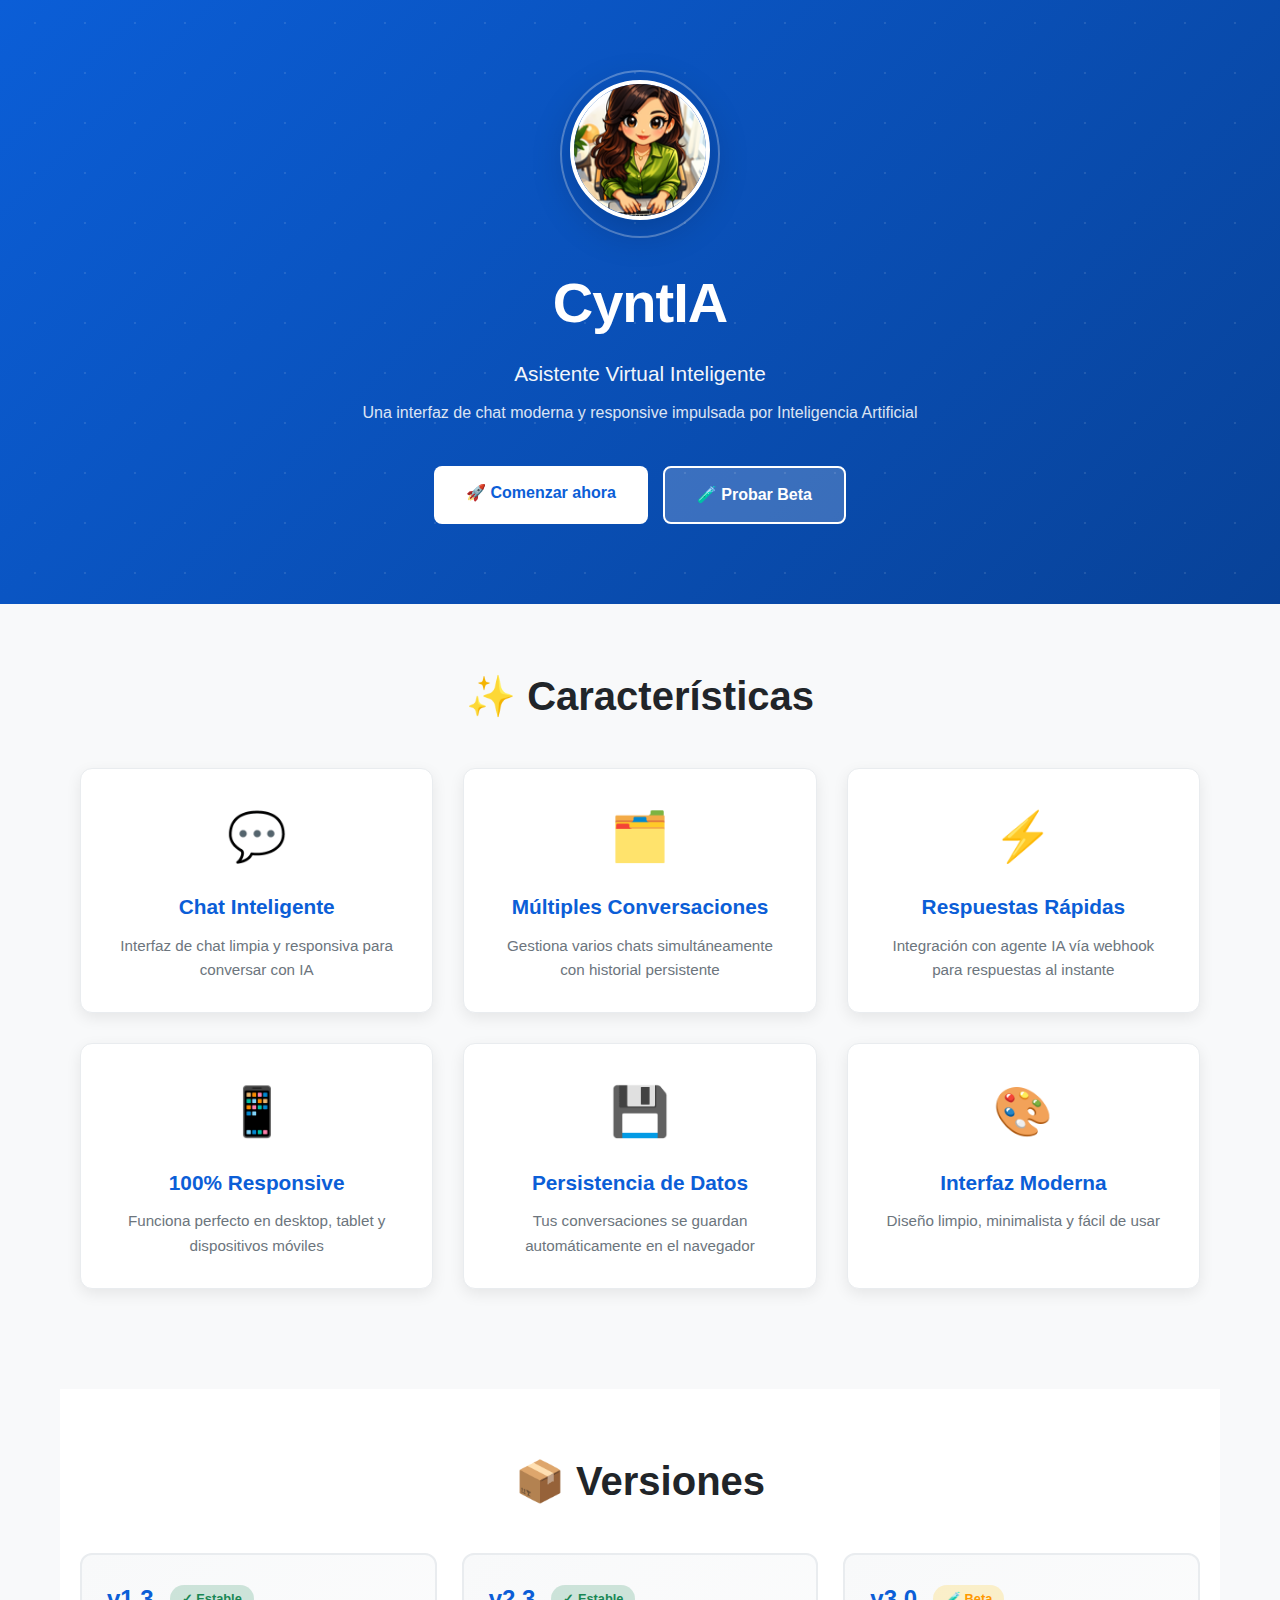
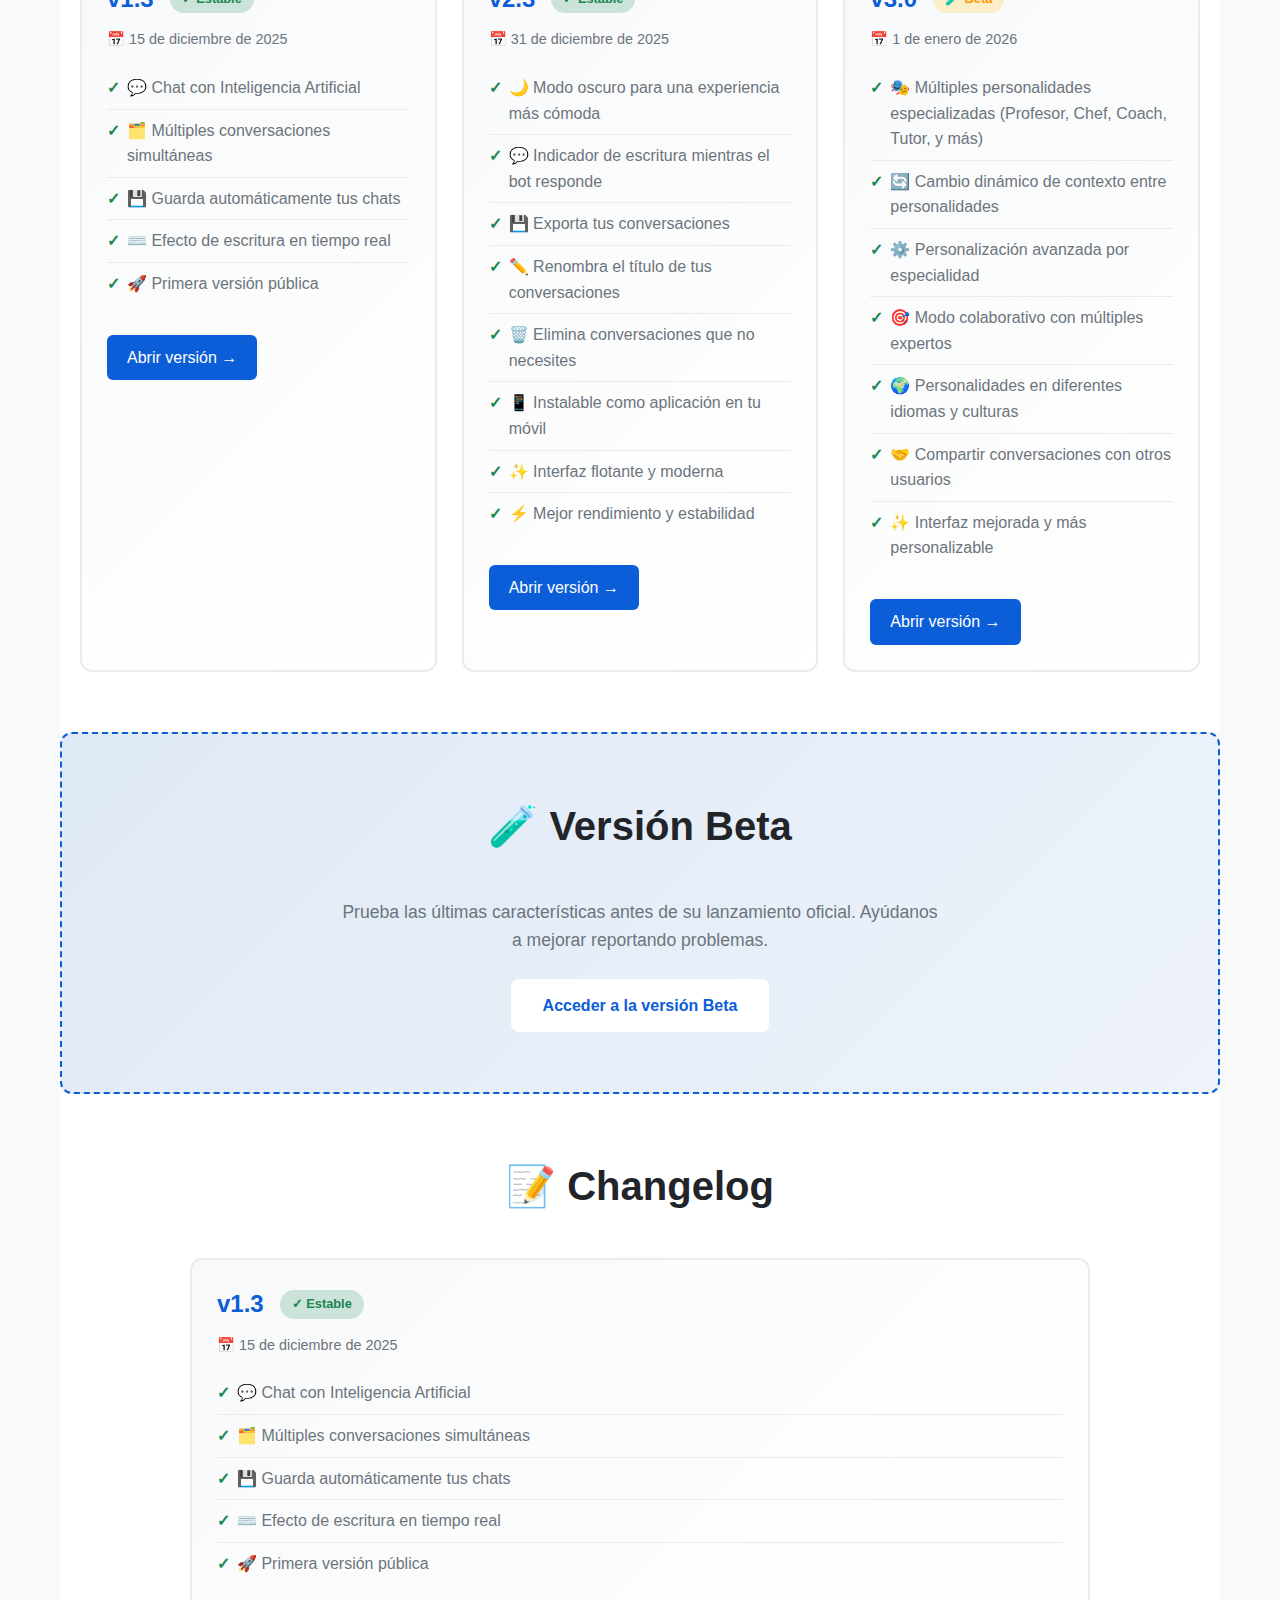
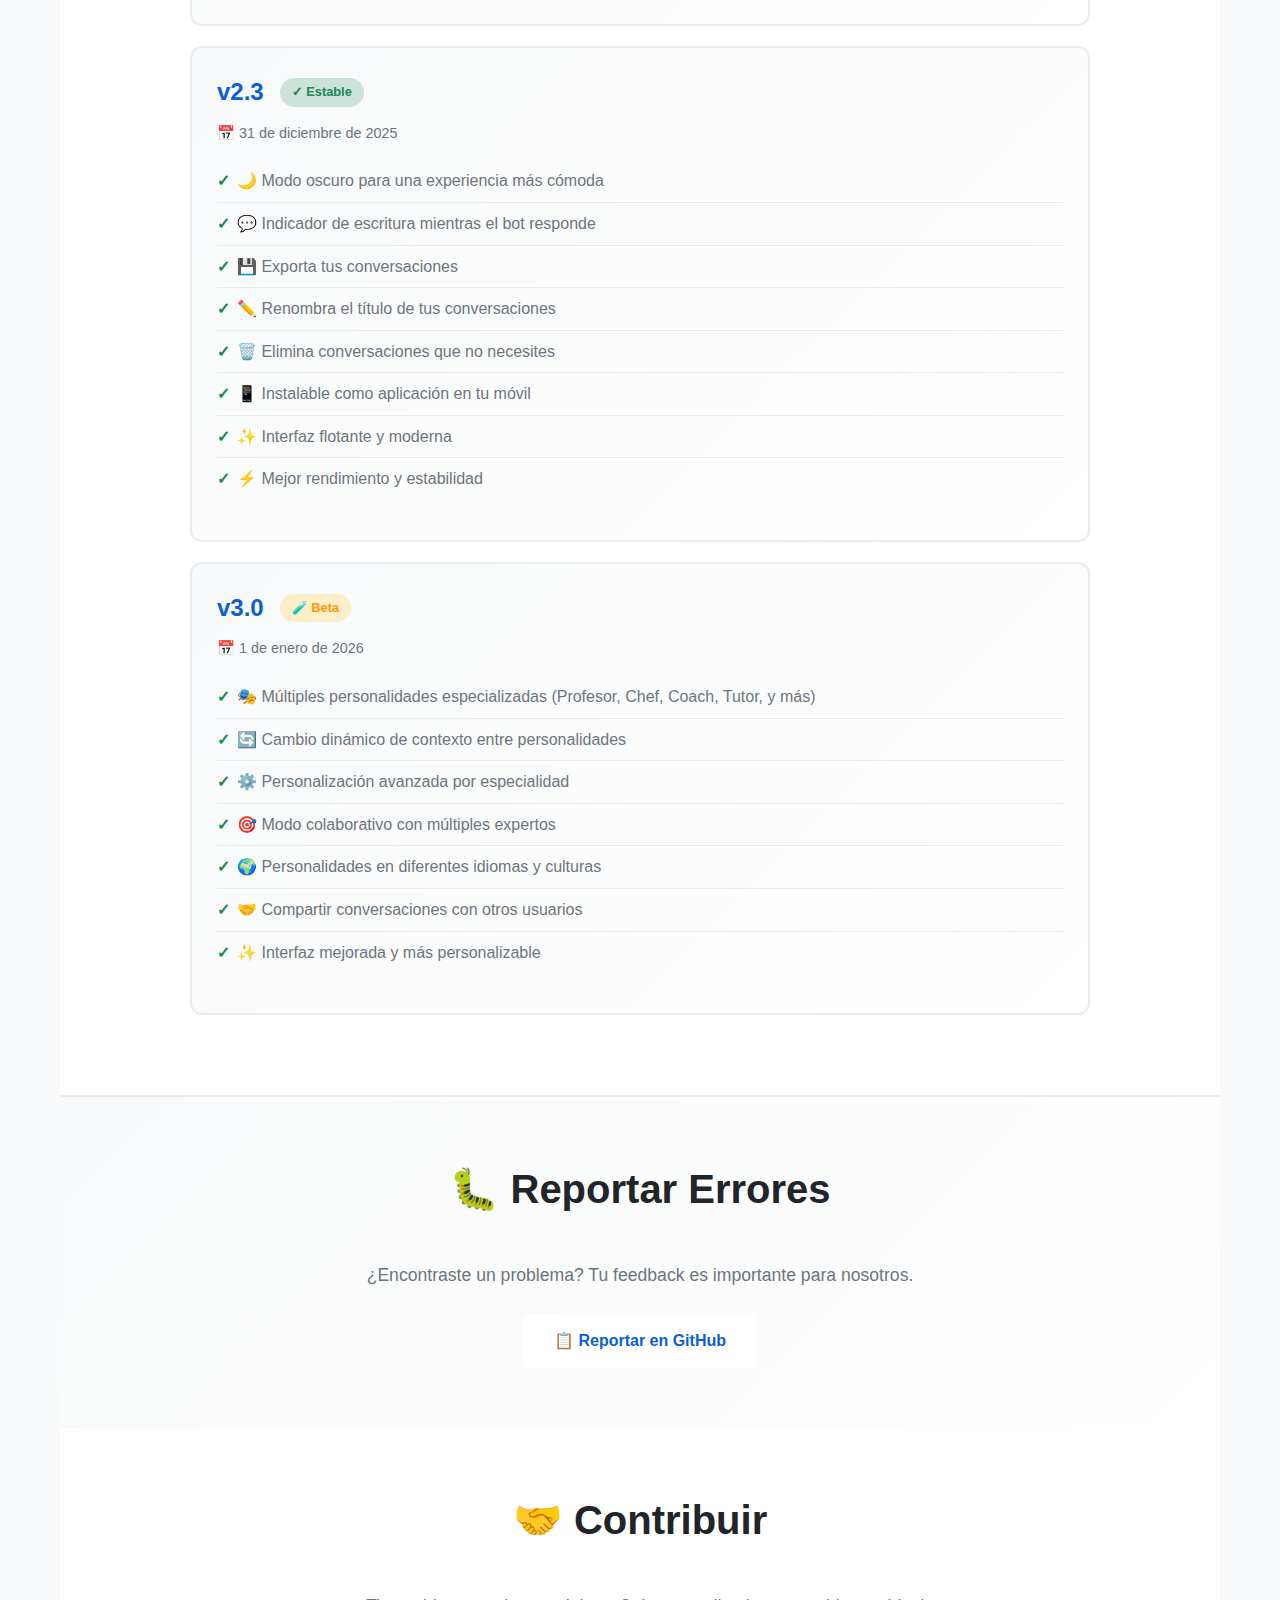
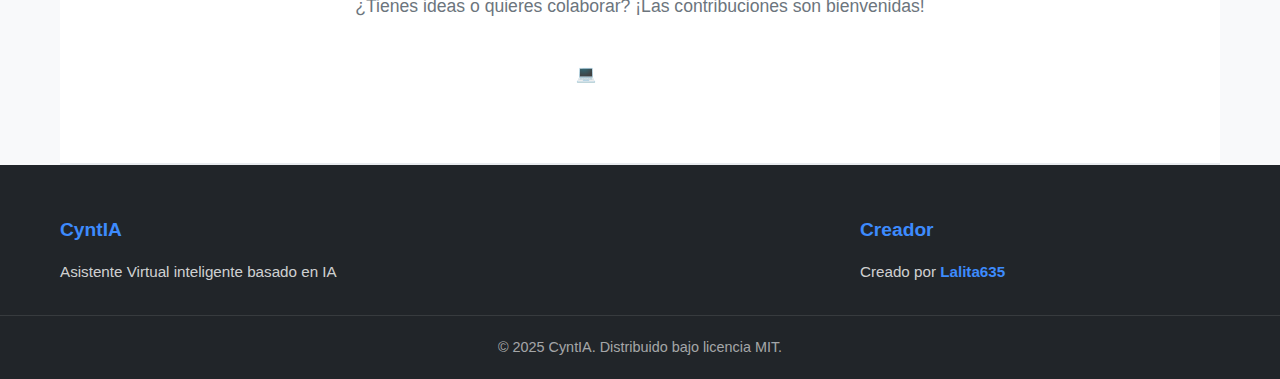
<file: index_old.html>
<!DOCTYPE html>
<html lang="es">
<head>
  <meta charset="UTF-8" />
  <title>CyntIA – Asistente Virtual IA</title>
  <meta name="viewport" content="width=device-width, initial-scale=1" />
  <link rel="stylesheet" href="style.css" />
</head>
<body>

<!-- HEADER/HERO -->
<header class="hero">
  <div class="hero-content">
    <div class="avatar-container">
      <img src="latest/assets/avatar.png" alt="CyntIA Avatar" class="avatar-hero" />
      <div class="avatar-glow"></div>
    </div>
    
    <h1>CyntIA</h1>
    <p class="tagline">Asistente Virtual Inteligente</p>
    <p class="description">Una interfaz de chat moderna y responsive impulsada por Inteligencia Artificial</p>

    <div class="hero-buttons">
      <a href="latest/" class="btn btn-primary">
        🚀 Comenzar ahora
      </a>
      <a href="beta.html" class="btn btn-secondary">
        🧪 Probar Beta
      </a>
    </div>
  </div>
</header>

<main class="container">

  <!-- CARACTERÍSTICAS -->
  <section class="features">
    <h2>✨ Características</h2>
    <div class="features-grid">
      <div class="feature-card">
        <span class="feature-icon">💬</span>
        <h3>Chat Inteligente</h3>
        <p>Interfaz de chat limpia y responsiva para conversar con IA</p>
      </div>
      <div class="feature-card">
        <span class="feature-icon">🗂️</span>
        <h3>Múltiples Conversaciones</h3>
        <p>Gestiona varios chats simultáneamente con historial persistente</p>
      </div>
      <div class="feature-card">
        <span class="feature-icon">⚡</span>
        <h3>Respuestas Rápidas</h3>
        <p>Integración con agente IA vía webhook para respuestas al instante</p>
      </div>
      <div class="feature-card">
        <span class="feature-icon">📱</span>
        <h3>100% Responsive</h3>
        <p>Funciona perfecto en desktop, tablet y dispositivos móviles</p>
      </div>
      <div class="feature-card">
        <span class="feature-icon">💾</span>
        <h3>Persistencia de Datos</h3>
        <p>Tus conversaciones se guardan automáticamente en el navegador</p>
      </div>
      <div class="feature-card">
        <span class="feature-icon">🎨</span>
        <h3>Interfaz Moderna</h3>
        <p>Diseño limpio, minimalista y fácil de usar</p>
      </div>
    </div>
  </section>

  <!-- VERSIONES -->
  <section id="versions-section" class="versions-section">
    <h2>📦 Versiones</h2>
    <div id="versions-container"></div>
  </section>

  <!-- BETA -->
  <section id="beta" class="beta-section">
    <h2>🧪 Versión Beta</h2>
    <div class="beta-content">
      <p>Prueba las últimas características antes de su lanzamiento oficial. Ayúdanos a mejorar reportando problemas.</p>
      <a href="beta.html" class="btn btn-primary">Acceder a la versión Beta</a>
    </div>
  </section>

  <!-- CHANGELOG -->
  <section class="changelog-section">
    <h2>📝 Changelog</h2>
    <div id="changelog"></div>
  </section>

  <!-- SOPORTE -->
  <section class="support-section">
    <h2>🐛 Reportar Errores</h2>
    <div class="support-content">
      <p>¿Encontraste un problema? Tu feedback es importante para nosotros.</p>
      <a href="https://github.com/agente-cyntia/cyntia/issues/new" target="_blank" class="btn btn-primary">
        📋 Reportar en GitHub
      </a>
    </div>
  </section>

  <!-- CONTRIBUCIONES -->
  <section class="contribute-section">
    <h2>🤝 Contribuir</h2>
    <div class="contribute-content">
      <p>¿Tienes ideas o quieres colaborar? ¡Las contribuciones son bienvenidas!</p>
      <a href="http://bit.ly/4fS0yUa" target="_blank" class="btn btn-secondary">
        💻 Ir a Colaborar
      </a>
    </div>
  </section>

</main>

<!-- FOOTER -->
<footer class="footer">
  <div class="footer-content">
    <div class="footer-section">
      <h4>CyntIA</h4>
      <p>Asistente Virtual inteligente basado en IA</p>
    </div>
    <div class="footer-section">
      <!--h4>Enlaces</h4>
      <ul>
        <li><a href="https://bit.ly/45BE8TF" target="_blank">Sitio Web</a></li>
        <li><a href="https://agente-cyntia.github.io/cyntia/issues" target="_blank">Reportar Error</a></li>
      </ul-->
    </div>
    <div class="footer-section">
      <h4>Creador</h4>
      <p>Creado por <strong><a href="https://bit.ly/45BE8TF" target="_blank">Lalita635</a></strong></p>
    </div>
  </div>
  <div class="footer-bottom">
    <p>&copy; 2025 CyntIA. Distribuido bajo licencia MIT.</p>
  </div>
</footer>

<script src="script.js"></script>
</body>
</html>
</file>
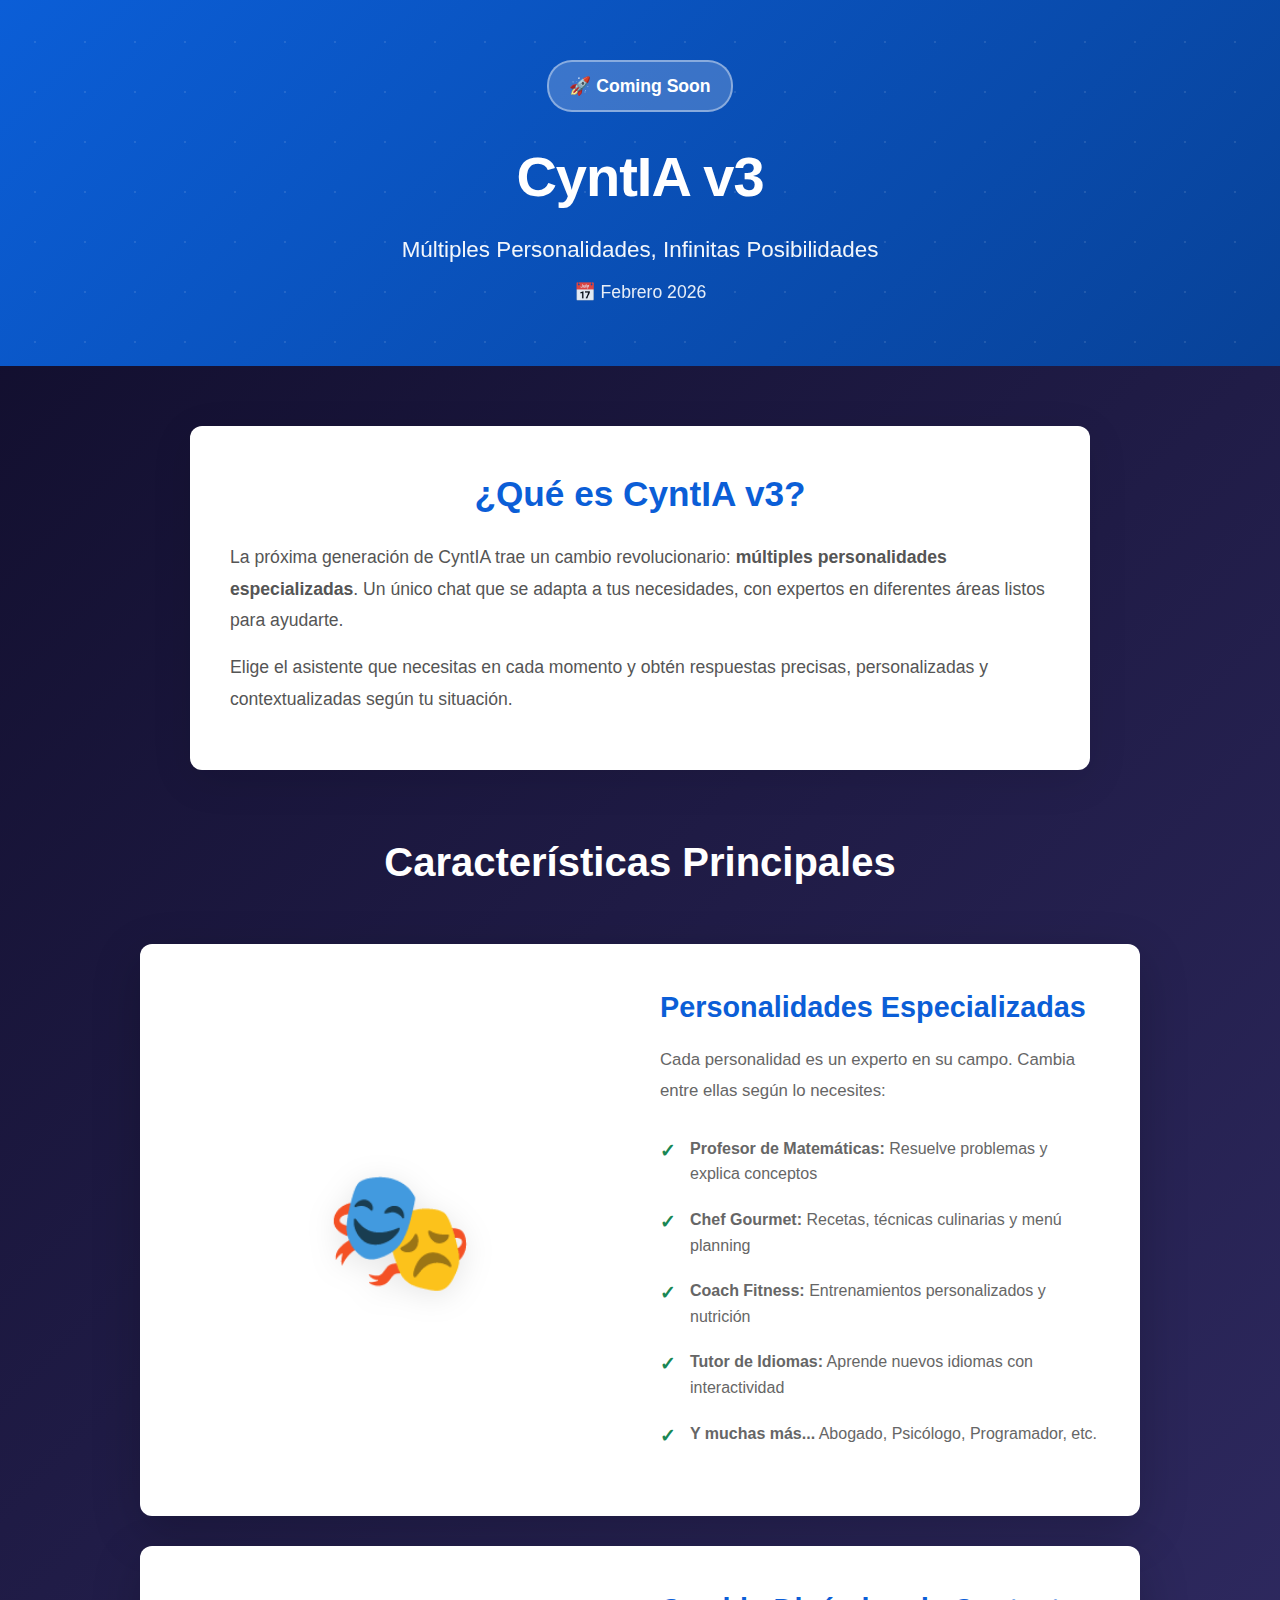
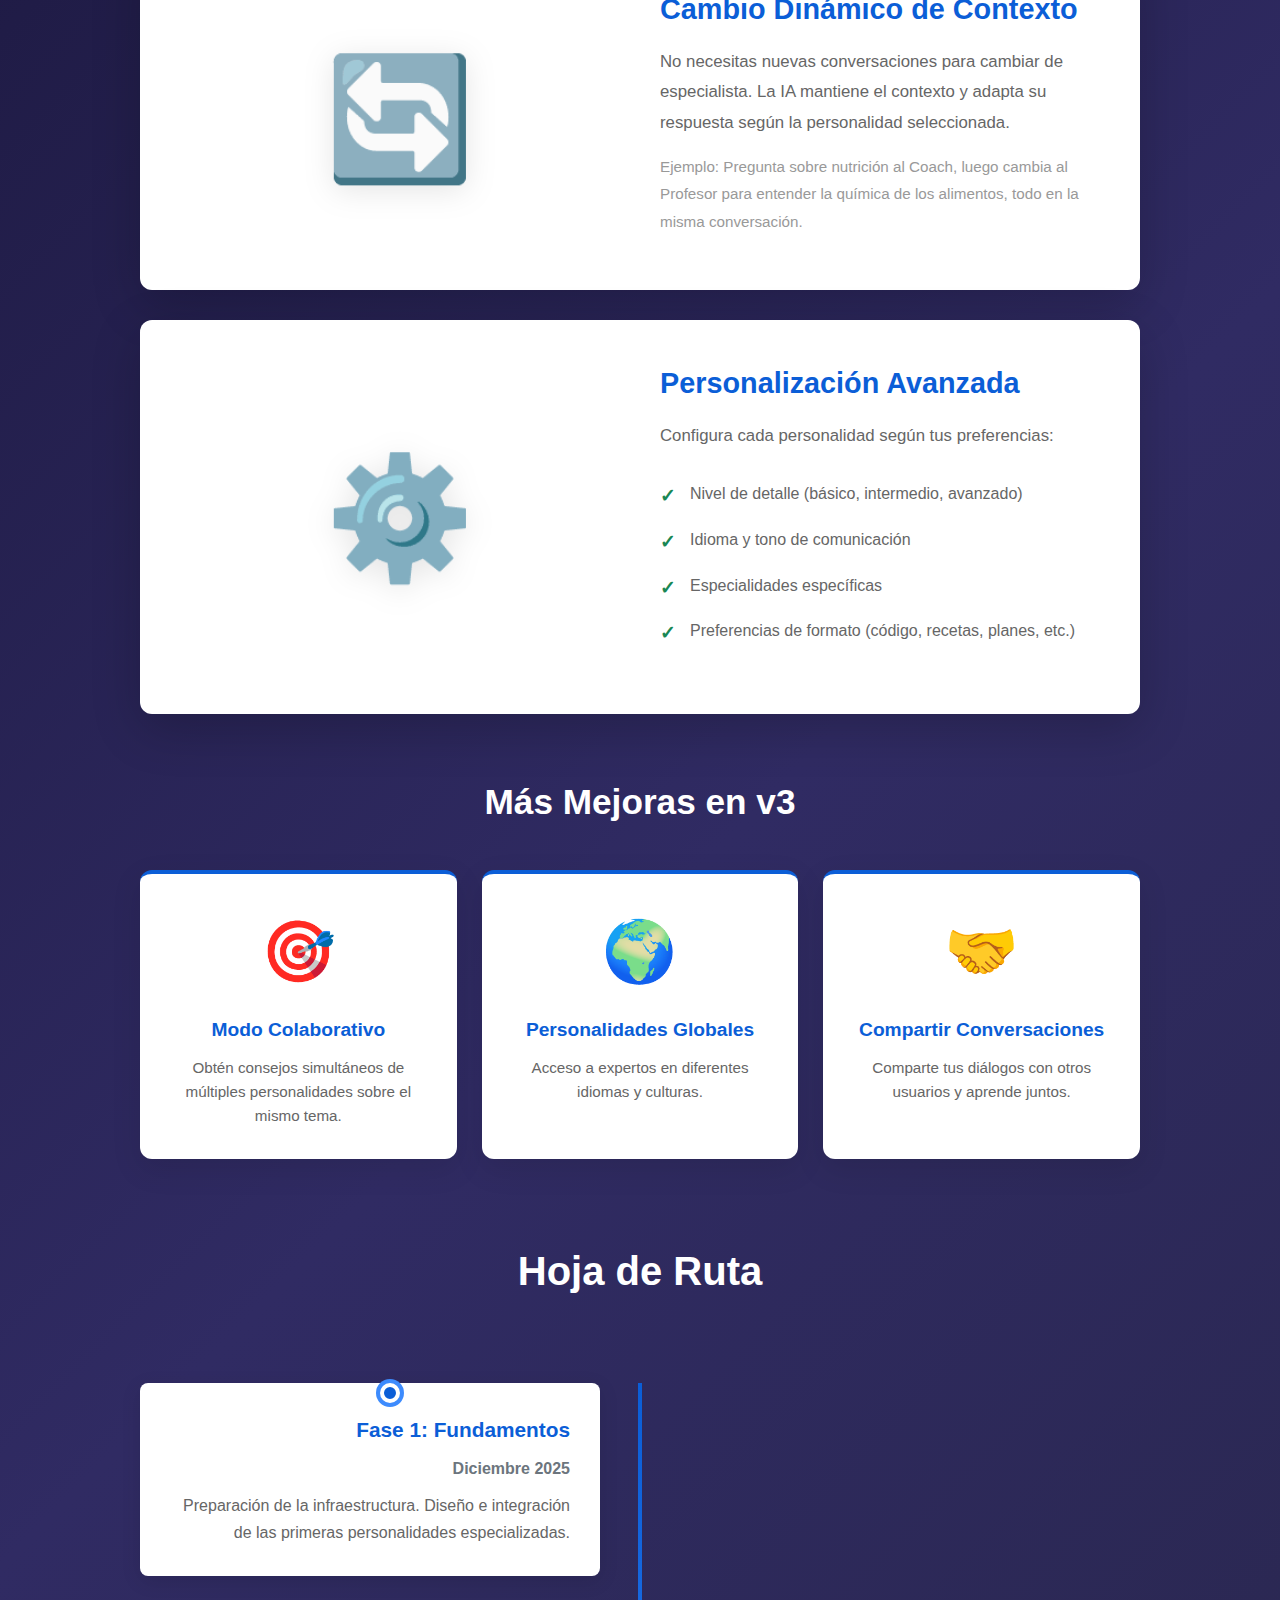
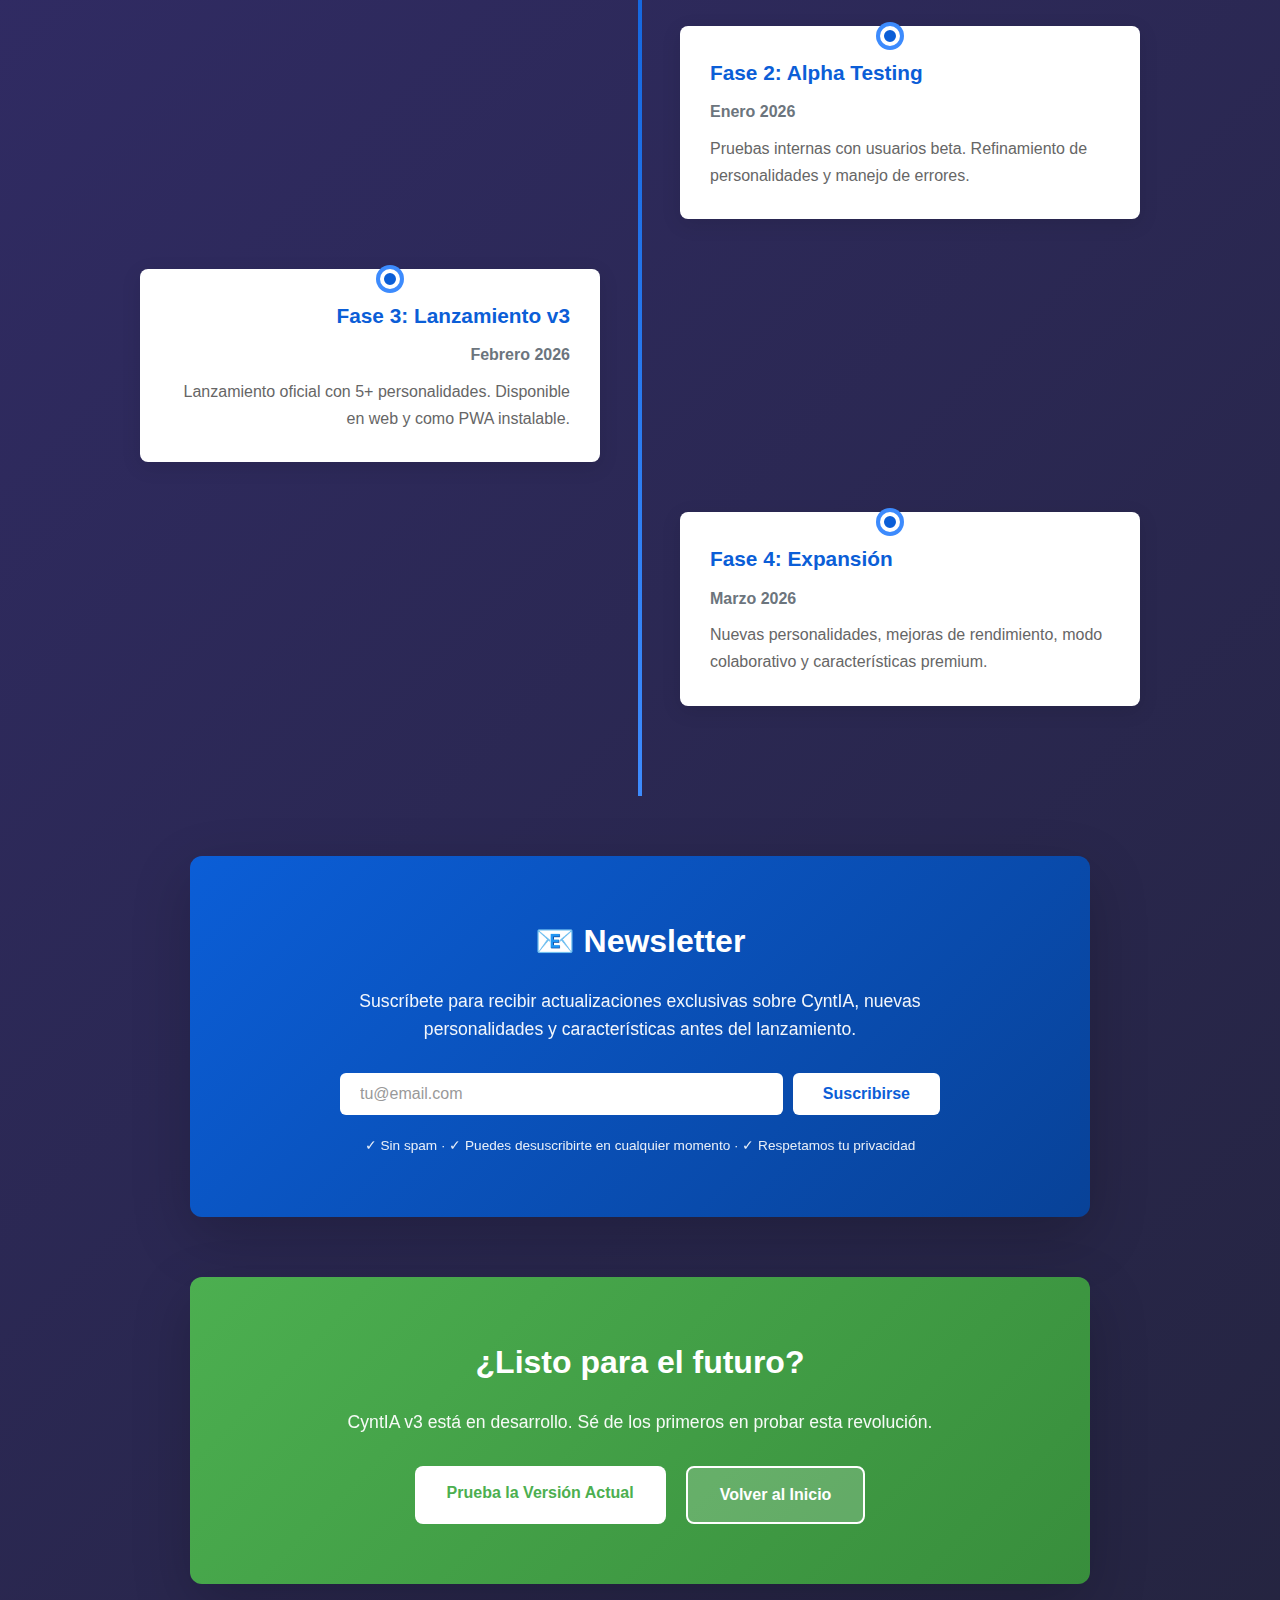
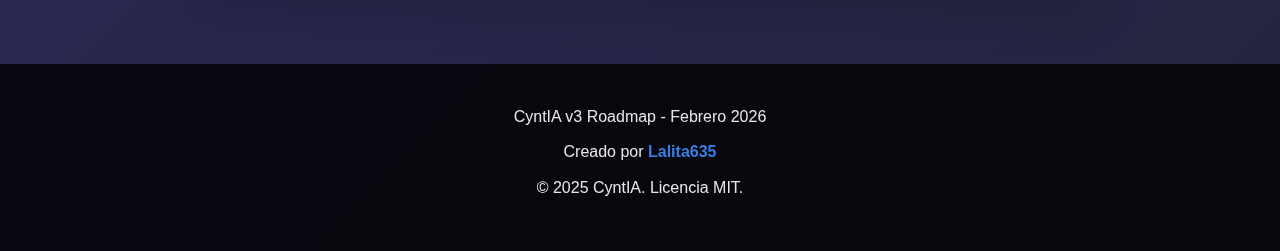
<file: roadmap.html>
<!DOCTYPE html>
<html lang="es">
<head>
  <meta charset="UTF-8" />
  <meta name="viewport" content="width=device-width, initial-scale=1" />
  <title>CyntIA v3 - Roadmap 2026</title>
  <style>
    * {
      margin: 0;
      padding: 0;
      box-sizing: border-box;
    }

    :root {
      --primary: #0b5ed7;
      --primary-dark: #084298;
      --primary-light: #3d8bfd;
      --secondary: #6c757d;
      --success: #198754;
      --warning: #ffc107;
      --danger: #dc3545;
      --light: #f8f9fa;
      --dark: #212529;
    }

    body {
      font-family: 'Segoe UI', Tahoma, Geneva, Verdana, sans-serif;
      background: linear-gradient(135deg, #0f0c29 0%, #302b63 50%, #24243e 100%);
      color: #333;
      line-height: 1.6;
      min-height: 100vh;
    }

    /* ============= HEADER/HERO ============= */
    header {
      background: linear-gradient(135deg, var(--primary) 0%, var(--primary-dark) 100%);
      color: white;
      padding: 60px 20px;
      text-align: center;
      position: relative;
      overflow: hidden;
    }

    header::before {
      content: '';
      position: absolute;
      top: -50%;
      right: -50%;
      width: 200%;
      height: 200%;
      background: radial-gradient(circle, rgba(255, 255, 255, 0.1) 1px, transparent 1px);
      background-size: 50px 50px;
      animation: float 20s linear infinite;
    }

    @keyframes float {
      0% { transform: translate(0, 0); }
      100% { transform: translate(50px, 50px); }
    }

    .header-content {
      position: relative;
      z-index: 2;
      max-width: 1000px;
      margin: 0 auto;
    }

    header h1 {
      font-size: 3.5rem;
      margin-bottom: 10px;
      font-weight: 700;
      letter-spacing: -1px;
    }

    header .tagline {
      font-size: 1.4rem;
      opacity: 0.95;
      margin-bottom: 10px;
    }

    header .version-badge {
      display: inline-block;
      background: rgba(255, 255, 255, 0.2);
      padding: 10px 20px;
      border-radius: 25px;
      border: 2px solid rgba(255, 255, 255, 0.4);
      font-size: 1.1rem;
      font-weight: 600;
      margin-bottom: 20px;
    }

    header .date {
      font-size: 1.1rem;
      opacity: 0.9;
    }

    /* ============= CONTAINER ============= */
    .container {
      max-width: 1200px;
      margin: 0 auto;
      padding: 0 20px;
    }

    /* ============= SECCION DE INTRO ============= */
    .intro-section {
      background: white;
      border-radius: 12px;
      padding: 40px;
      margin: 60px auto;
      box-shadow: 0 10px 40px rgba(0, 0, 0, 0.1);
      max-width: 900px;
    }

    .intro-section h2 {
      color: var(--primary);
      font-size: 2.2rem;
      margin-bottom: 20px;
      text-align: center;
    }

    .intro-section p {
      font-size: 1.1rem;
      color: #555;
      margin-bottom: 15px;
      line-height: 1.8;
    }

    /* ============= CARACTERÍSTICAS PRINCIPALES ============= */
    .features-main {
      margin: 60px auto;
      max-width: 1000px;
    }

    .features-main h2 {
      color: white;
      font-size: 2.5rem;
      text-align: center;
      margin-bottom: 50px;
    }

    .main-feature {
      background: white;
      border-radius: 12px;
      padding: 40px;
      margin-bottom: 30px;
      box-shadow: 0 15px 50px rgba(0, 0, 0, 0.2);
      display: grid;
      grid-template-columns: 1fr 1fr;
      gap: 40px;
      align-items: center;
    }

    .main-feature:nth-child(even) {
      grid-template-columns: 1fr 1fr;
    }

    .main-feature:nth-child(even) .feature-content {
      order: 2;
    }

    .main-feature:nth-child(even) .feature-icon {
      order: 1;
    }

    .feature-icon {
      font-size: 120px;
      text-align: center;
      filter: drop-shadow(0 5px 15px rgba(0, 0, 0, 0.1));
    }

    .feature-content h3 {
      color: var(--primary);
      font-size: 1.8rem;
      margin-bottom: 15px;
    }

    .feature-content p {
      color: #666;
      font-size: 1.05rem;
      margin-bottom: 15px;
      line-height: 1.8;
    }

    .feature-list {
      list-style: none;
      margin: 20px 0;
    }

    .feature-list li {
      padding: 10px 0;
      padding-left: 30px;
      position: relative;
      color: #666;
    }

    .feature-list li::before {
      content: '✓';
      position: absolute;
      left: 0;
      color: var(--success);
      font-weight: bold;
      font-size: 1.2rem;
    }

    /* ============= TIMELINE ============= */
    .timeline-section {
      margin: 80px auto;
      max-width: 1000px;
    }

    .timeline-section h2 {
      color: white;
      font-size: 2.5rem;
      text-align: center;
      margin-bottom: 60px;
    }

    .timeline {
      position: relative;
      padding: 20px 0;
    }

    .timeline::before {
      content: '';
      position: absolute;
      left: 50%;
      transform: translateX(-50%);
      width: 4px;
      height: 100%;
      background: linear-gradient(to bottom, var(--primary), var(--primary-light));
    }

    .timeline-item {
      margin-bottom: 50px;
      position: relative;
    }

    .timeline-item:nth-child(odd) {
      margin-left: 0;
      margin-right: 50%;
      text-align: right;
      padding-right: 40px;
    }

    .timeline-item:nth-child(even) {
      margin-left: 50%;
      margin-right: 0;
      text-align: left;
      padding-left: 40px;
    }

    .timeline-dot {
      position: absolute;
      left: 50%;
      transform: translateX(-50%);
      width: 20px;
      height: 20px;
      background: var(--primary);
      border: 4px solid white;
      border-radius: 50%;
      top: 0;
      z-index: 10;
      box-shadow: 0 0 0 4px var(--primary-light);
    }

    .timeline-content {
      background: white;
      padding: 30px;
      border-radius: 8px;
      box-shadow: 0 5px 20px rgba(0, 0, 0, 0.1);
    }

    .timeline-content h3 {
      color: var(--primary);
      font-size: 1.3rem;
      margin-bottom: 10px;
    }

    .timeline-date {
      color: var(--secondary);
      font-weight: 600;
      font-size: 1rem;
      margin-bottom: 10px;
    }

    .timeline-content p {
      color: #666;
      line-height: 1.7;
    }

    /* ============= GRID DE FEATURES ============= */
    .features-grid {
      margin: 60px auto;
      max-width: 1000px;
    }

    .features-grid h2 {
      color: white;
      font-size: 2.2rem;
      text-align: center;
      margin-bottom: 40px;
    }

    .grid {
      display: grid;
      grid-template-columns: repeat(auto-fit, minmax(250px, 1fr));
      gap: 25px;
    }

    .feature-card {
      background: white;
      padding: 30px;
      border-radius: 12px;
      text-align: center;
      box-shadow: 0 10px 30px rgba(0, 0, 0, 0.1);
      transition: all 0.3s ease;
      border-top: 4px solid var(--primary);
    }

    .feature-card:hover {
      transform: translateY(-10px);
      box-shadow: 0 20px 50px rgba(0, 0, 0, 0.2);
    }

    .feature-card .icon {
      font-size: 60px;
      margin-bottom: 15px;
    }

    .feature-card h3 {
      color: var(--primary);
      font-size: 1.2rem;
      margin-bottom: 10px;
    }

    .feature-card p {
      color: #666;
      font-size: 0.95rem;
    }

    /* ============= NEWSLETTER SECTION ============= */
    .newsletter-section {
      background: linear-gradient(135deg, var(--primary) 0%, var(--primary-dark) 100%);
      color: white;
      padding: 60px 20px;
      text-align: center;
      border-radius: 12px;
      margin: 60px auto;
      max-width: 900px;
      box-shadow: 0 20px 60px rgba(0, 0, 0, 0.2);
    }

    .newsletter-section h2 {
      font-size: 2rem;
      margin-bottom: 20px;
    }

    .newsletter-content {
      max-width: 600px;
      margin: 0 auto;
    }

    .newsletter-content p:first-of-type {
      font-size: 1.1rem;
      margin-bottom: 30px;
      opacity: 0.95;
    }

    .newsletter-form {
      display: flex;
      gap: 10px;
      margin-bottom: 20px;
    }

    .newsletter-form input {
      flex: 1;
      padding: 12px 20px;
      border: none;
      border-radius: 6px;
      font-size: 1rem;
      background: white;
      color: var(--text);
    }

    .newsletter-form input::placeholder {
      color: #999;
    }

    .newsletter-form input:focus {
      outline: none;
      box-shadow: 0 0 0 3px rgba(255, 255, 255, 0.3);
    }

    .newsletter-form button {
      padding: 12px 30px;
      background: white;
      color: var(--primary);
      border: none;
      border-radius: 6px;
      font-weight: 600;
      font-size: 1rem;
      cursor: pointer;
      flex-shrink: 0;
      transition: all 0.3s ease;
    }

    .newsletter-form button:hover {
      transform: translateY(-2px);
      box-shadow: 0 5px 15px rgba(0, 0, 0, 0.2);
    }

    .newsletter-content p:last-of-type {
      font-size: 0.85rem;
      opacity: 0.9;
    }

    /* ============= CTA SECTION ============= */
    .cta-section {
      background: linear-gradient(135deg, #4CAF50 0%, #388E3C 100%);
      color: white;
      padding: 60px 20px;
      text-align: center;
      border-radius: 12px;
      margin: 60px auto;
      max-width: 900px;
      box-shadow: 0 20px 60px rgba(0, 0, 0, 0.2);
    }

    .cta-section h2 {
      font-size: 2rem;
      margin-bottom: 20px;
    }

    .cta-section p {
      font-size: 1.1rem;
      margin-bottom: 30px;
      opacity: 0.95;
    }

    .cta-buttons {
      display: flex;
      gap: 20px;
      justify-content: center;
      flex-wrap: wrap;
    }

    .btn {
      padding: 14px 32px;
      border: none;
      border-radius: 8px;
      font-size: 1rem;
      font-weight: 600;
      cursor: pointer;
      text-decoration: none;
      display: inline-block;
      transition: all 0.3s ease;
    }

    .btn-primary {
      background: white;
      color: var(--primary);
    }

    .btn-primary:hover {
      transform: translateY(-3px);
      box-shadow: 0 10px 30px rgba(0, 0, 0, 0.3);
    }

    .btn-secondary {
      background: rgba(255, 255, 255, 0.2);
      color: white;
      border: 2px solid white;
    }

    .btn-secondary:hover {
      background: white;
      color: var(--primary);
    }

    .btn-cta {
      background: white;
      color: #4CAF50;
    }

    .btn-cta:hover {
      transform: translateY(-3px);
      box-shadow: 0 10px 30px rgba(0, 0, 0, 0.3);
    }

    /* ============= FOOTER ============= */
    footer {
      background: rgba(0, 0, 0, 0.8);
      color: white;
      text-align: center;
      padding: 40px 20px;
      margin-top: 80px;
    }

    footer p {
      margin-bottom: 10px;
      opacity: 0.9;
    }

    footer a {
      color: var(--primary-light);
      text-decoration: none;
    }

    footer a:hover {
      text-decoration: underline;
    }

    /* ============= RESPONSIVE ============= */
    @media (max-width: 768px) {
      header h1 {
        font-size: 2.2rem;
      }

      header .tagline {
        font-size: 1.1rem;
      }

      .main-feature {
        grid-template-columns: 1fr;
        gap: 20px;
      }

      .main-feature:nth-child(even) .feature-content {
        order: 1;
      }

      .main-feature:nth-child(even) .feature-icon {
        order: 2;
      }

      .timeline::before {
        left: 0;
      }

      .timeline-item:nth-child(odd),
      .timeline-item:nth-child(even) {
        margin-left: 0;
        margin-right: 0;
        text-align: left;
        padding-left: 50px;
        padding-right: 0;
      }

      .timeline-dot {
        left: 0;
        transform: translateX(-50%);
      }

      .intro-section,
      .features-main,
      .timeline-section,
      .features-grid,
      .newsletter-section,
      .cta-section {
        padding: 20px;
        margin: 40px auto;
      }

      .cta-buttons {
        flex-direction: column;
      }

      .btn {
        width: 100%;
      }

      .newsletter-form {
        flex-direction: column;
      }

      .newsletter-form button {
        flex-shrink: 1;
      }
    }
  </style>
</head>
<body>

<!-- HEADER -->
<header>
  <div class="header-content">
    <div class="version-badge">🚀 Coming Soon</div>
    <h1>CyntIA v3</h1>
    <p class="tagline">Múltiples Personalidades, Infinitas Posibilidades</p>
    <p class="date">📅 Febrero 2026</p>
  </div>
</header>

<!-- INTRO -->
<div class="container">
  <section class="intro-section">
    <h2>¿Qué es CyntIA v3?</h2>
    <p>
      La próxima generación de CyntIA trae un cambio revolucionario: <strong>múltiples personalidades especializadas</strong>. 
      Un único chat que se adapta a tus necesidades, con expertos en diferentes áreas listos para ayudarte.
    </p>
    <p>
      Elige el asistente que necesitas en cada momento y obtén respuestas precisas, personalizadas y contextualizadas 
      según tu situación.
    </p>
  </section>

  <!-- FEATURES PRINCIPALES -->
  <section class="features-main">
    <h2>Características Principales</h2>

    <div class="main-feature">
      <div class="feature-icon">🎭</div>
      <div class="feature-content">
        <h3>Personalidades Especializadas</h3>
        <p>Cada personalidad es un experto en su campo. Cambia entre ellas según lo necesites:</p>
        <ul class="feature-list">
          <li><strong>Profesor de Matemáticas:</strong> Resuelve problemas y explica conceptos</li>
          <li><strong>Chef Gourmet:</strong> Recetas, técnicas culinarias y menú planning</li>
          <li><strong>Coach Fitness:</strong> Entrenamientos personalizados y nutrición</li>
          <li><strong>Tutor de Idiomas:</strong> Aprende nuevos idiomas con interactividad</li>
          <li><strong>Y muchas más...</strong> Abogado, Psicólogo, Programador, etc.</li>
        </ul>
      </div>
    </div>

    <div class="main-feature">
      <div class="feature-icon">🔄</div>
      <div class="feature-content">
        <h3>Cambio Dinámico de Contexto</h3>
        <p>
          No necesitas nuevas conversaciones para cambiar de especialista. La IA mantiene el contexto 
          y adapta su respuesta según la personalidad seleccionada.
        </p>
        <p style="color: #999; font-size: 0.95rem;">
          Ejemplo: Pregunta sobre nutrición al Coach, luego cambia al Profesor para entender la química 
          de los alimentos, todo en la misma conversación.
        </p>
      </div>
    </div>

    <div class="main-feature">
      <div class="feature-icon">⚙️</div>
      <div class="feature-content">
        <h3>Personalización Avanzada</h3>
        <p>Configura cada personalidad según tus preferencias:</p>
        <ul class="feature-list">
          <li>Nivel de detalle (básico, intermedio, avanzado)</li>
          <li>Idioma y tono de comunicación</li>
          <li>Especialidades específicas</li>
          <li>Preferencias de formato (código, recetas, planes, etc.)</li>
        </ul>
      </div>
    </div>

  </section>

  <!-- CARACTERÍSTICAS ADICIONALES -->
  <section class="features-grid">
    <h2>Más Mejoras en v3</h2>
    <div class="grid">
      <div class="feature-card">
        <div class="icon">🎯</div>
        <h3>Modo Colaborativo</h3>
        <p>Obtén consejos simultáneos de múltiples personalidades sobre el mismo tema.</p>
      </div>
      <div class="feature-card">
        <div class="icon">🌍</div>
        <h3>Personalidades Globales</h3>
        <p>Acceso a expertos en diferentes idiomas y culturas.</p>
      </div>
      <div class="feature-card">
        <div class="icon">🤝</div>
        <h3>Compartir Conversaciones</h3>
        <p>Comparte tus diálogos con otros usuarios y aprende juntos.</p>
      </div>
    </div>
  </section>

  <!-- TIMELINE -->
  <section class="timeline-section">
    <h2>Hoja de Ruta</h2>
    <div class="timeline">
      <div class="timeline-item">
        <div class="timeline-dot"></div>
        <div class="timeline-content">
          <h3>Fase 1: Fundamentos</h3>
          <div class="timeline-date">Diciembre 2025</div>
          <p>Preparación de la infraestructura. Diseño e integración de las primeras personalidades especializadas.</p>
        </div>
      </div>

      <div class="timeline-item">
        <div class="timeline-dot"></div>
        <div class="timeline-content">
          <h3>Fase 2: Alpha Testing</h3>
          <div class="timeline-date">Enero 2026</div>
          <p>Pruebas internas con usuarios beta. Refinamiento de personalidades y manejo de errores.</p>
        </div>
      </div>

      <div class="timeline-item">
        <div class="timeline-dot"></div>
        <div class="timeline-content">
          <h3>Fase 3: Lanzamiento v3</h3>
          <div class="timeline-date">Febrero 2026</div>
          <p>Lanzamiento oficial con 5+ personalidades. Disponible en web y como PWA instalable.</p>
        </div>
      </div>

      <div class="timeline-item">
        <div class="timeline-dot"></div>
        <div class="timeline-content">
          <h3>Fase 4: Expansión</h3>
          <div class="timeline-date">Marzo 2026</div>
          <p>Nuevas personalidades, mejoras de rendimiento, modo colaborativo y características premium.</p>
        </div>
      </div>
    </div>
  </section>

  <!-- NEWSLETTER -->
  <section class="newsletter-section">
    <h2>📧 Newsletter</h2>
    <div class="newsletter-content">
      <p>Suscríbete para recibir actualizaciones exclusivas sobre CyntIA, nuevas personalidades y características antes del lanzamiento.</p>
      <form action="https://formspree.io/f/mgoveapq" method="POST" class="newsletter-form">
        <input 
          type="email" 
          name="email" 
          placeholder="tu@email.com" 
          required 
          aria-label="Tu email"
        />
        <button type="submit">Suscribirse</button>
      </form>
      <p>✓ Sin spam · ✓ Puedes desuscribirte en cualquier momento · ✓ Respetamos tu privacidad</p>
    </div>
  </section>

  <!-- CTA -->
  <section class="cta-section">
    <h2>¿Listo para el futuro?</h2>
    <p>CyntIA v3 está en desarrollo. Sé de los primeros en probar esta revolución.</p>
    <div class="cta-buttons">
      <a href="beta.html" class="btn btn-cta">Prueba la Versión Actual</a>
      <a href="index.html" class="btn btn-secondary">Volver al Inicio</a>
    </div>
  </section>
</div>

<!-- FOOTER -->
<footer>
  <p>CyntIA v3 Roadmap - Febrero 2026</p>
  <p>Creado por <strong><a href="https://bit.ly/45BE8TF" target="_blank">Lalita635</a></strong></p>
  <p>&copy; 2025 CyntIA. Licencia MIT.</p>
</footer>

</body>
</html>
</file>
<file: style.css>
* {
  margin: 0;
  padding: 0;
  box-sizing: border-box;
}

:root {
  --primary: #0b5ed7;
  --primary-dark: #084298;
  --primary-light: #3d8bfd;
  --secondary: #6c757d;
  --success: #198754;
  --danger: #dc3545;
  --light: #f8f9fa;
  --gray: #e9ecef;
  --text: #212529;
  --text-light: #6c757d;
}

body {
  margin: 0;
  font-family: 'Segoe UI', Tahoma, Geneva, Verdana, sans-serif;
  background: #f8f9fa;
  color: var(--text);
  line-height: 1.6;
}

/* ============= HERO ============= */
.hero {
  background: linear-gradient(135deg, var(--primary) 0%, var(--primary-dark) 100%);
  color: white;
  text-align: center;
  padding: 80px 20px;
  position: relative;
  overflow: hidden;
}

.hero::before {
  content: '';
  position: absolute;
  top: -50%;
  right: -50%;
  width: 200%;
  height: 200%;
  background: radial-gradient(circle, rgba(255, 255, 255, 0.1) 1px, transparent 1px);
  background-size: 50px 50px;
  animation: float 20s linear infinite;
}

@keyframes float {
  0% { transform: translate(0, 0); }
  100% { transform: translate(50px, 50px); }
}

.hero-content {
  position: relative;
  z-index: 2;
  max-width: 800px;
  margin: auto;
}

.avatar-container {
  position: relative;
  display: inline-block;
  margin-bottom: 30px;
}

.avatar-hero {
  width: 140px;
  height: 140px;
  border-radius: 50%;
  border: 4px solid white;
  object-fit: cover;
  position: relative;
  z-index: 2;
  box-shadow: 0 10px 40px rgba(0, 0, 0, 0.2);
  animation: bob 3s ease-in-out infinite;
}

@keyframes bob {
  0%, 100% { transform: translateY(0); }
  50% { transform: translateY(-10px); }
}

.avatar-glow {
  position: absolute;
  inset: -10px;
  border-radius: 50%;
  border: 2px solid rgba(255, 255, 255, 0.3);
  animation: pulse 2s ease-in-out infinite;
}

@keyframes pulse {
  0%, 100% { transform: scale(1); opacity: 1; }
  50% { transform: scale(1.1); opacity: 0.5; }
}

.hero h1 {
  font-size: 3.5rem;
  font-weight: 700;
  margin-bottom: 10px;
  letter-spacing: -1px;
}

.hero .tagline {
  font-size: 1.3rem;
  opacity: 0.95;
  margin-bottom: 10px;
  font-weight: 500;
}

.hero .description {
  font-size: 1rem;
  opacity: 0.85;
  margin-bottom: 40px;
  max-width: 600px;
  margin-left: auto;
  margin-right: auto;
}

.hero-buttons {
  display: flex;
  gap: 15px;
  justify-content: center;
  flex-wrap: wrap;
}

/* ============= BOTONES ============= */
.btn {
  display: inline-block;
  padding: 14px 32px;
  border-radius: 8px;
  text-decoration: none;
  font-weight: 600;
  transition: all 0.3s ease;
  border: none;
  cursor: pointer;
  font-size: 1rem;
}

.btn-primary {
  background: white;
  color: var(--primary);
}

.btn-primary:hover {
  transform: translateY(-2px);
  box-shadow: 0 10px 25px rgba(0, 0, 0, 0.2);
}

.btn-secondary {
  background: rgba(255, 255, 255, 0.2);
  color: white;
  border: 2px solid white;
}

.btn-secondary:hover {
  background: white;
  color: var(--primary);
  transform: translateY(-2px);
}

/* ============= CONTENEDOR ============= */
.container {
  max-width: 1200px;
  margin: 0 auto;
  padding: 0 20px;
}

/* ============= SECCIONES ============= */
section {
  padding: 60px 20px;
}

section h2 {
  font-size: 2.5rem;
  margin-bottom: 40px;
  text-align: center;
  color: var(--text);
}

/* ============= CARACTERÍSTICAS ============= */
.features-grid {
  display: grid;
  grid-template-columns: repeat(auto-fit, minmax(300px, 1fr));
  gap: 30px;
  margin-bottom: 40px;
}

.feature-card {
  background: white;
  padding: 30px;
  border-radius: 12px;
  text-align: center;
  box-shadow: 0 5px 15px rgba(0, 0, 0, 0.08);
  transition: all 0.3s ease;
  border: 1px solid var(--gray);
}

.feature-card:hover {
  transform: translateY(-8px);
  box-shadow: 0 15px 35px rgba(0, 0, 0, 0.12);
}

.feature-icon {
  font-size: 3rem;
  display: block;
  margin-bottom: 15px;
}

.feature-card h3 {
  font-size: 1.3rem;
  margin-bottom: 10px;
  color: var(--primary);
}

.feature-card p {
  color: var(--text-light);
  font-size: 0.95rem;
}

/* ============= VERSIONES ============= */
.versions-section {
  background: white;
}

#versions-container {
  display: grid;
  grid-template-columns: repeat(auto-fit, minmax(300px, 1fr));
  gap: 25px;
}

.version-card {
  background: linear-gradient(135deg, var(--light) 0%, white 100%);
  border: 2px solid var(--gray);
  border-radius: 12px;
  padding: 25px;
  transition: all 0.3s ease;
}

.version-card:hover {
  border-color: var(--primary);
  box-shadow: 0 10px 30px rgba(11, 94, 215, 0.15);
}

.version-card h3 {
  font-size: 1.5rem;
  margin-bottom: 8px;
  color: var(--primary);
  display: flex;
  align-items: center;
  gap: 8px;
}

.version-card small {
  color: var(--text-light);
  font-size: 0.9rem;
}

.version-card ul {
  list-style: none;
  margin: 15px 0;
  padding: 0;
}

.version-card li {
  padding: 8px 0;
  color: var(--text-light);
  border-bottom: 1px solid var(--gray);
  padding-left: 20px;
  position: relative;
}

.version-card li:last-child {
  border-bottom: none;
}

.version-card li::before {
  content: '✓';
  position: absolute;
  left: 0;
  color: var(--success);
  font-weight: bold;
}

.version-card a {
  display: inline-block;
  margin-top: 15px;
  padding: 10px 20px;
  background: var(--primary);
  color: white;
  text-decoration: none;
  border-radius: 6px;
  transition: background 0.3s ease;
}

.version-card a:hover {
  background: var(--primary-dark);
}

.status-badge {
  display: inline-block;
  padding: 4px 12px;
  border-radius: 20px;
  font-size: 0.8rem;
  font-weight: 600;
  margin-left: 8px;
}

.status-stable {
  background: rgba(25, 135, 84, 0.2);
  color: var(--success);
}

.status-beta {
  background: rgba(255, 193, 7, 0.2);
  color: #ff9800;
}

/* ============= BETA ============= */
.beta-section {
  background: linear-gradient(135deg, rgba(11, 94, 215, 0.1) 0%, rgba(61, 139, 253, 0.05) 100%);
  border: 2px dashed var(--primary);
  border-radius: 12px;
  text-align: center;
}

.beta-content {
  max-width: 600px;
  margin: 0 auto;
}

.beta-content p {
  font-size: 1.1rem;
  color: var(--text-light);
  margin-bottom: 25px;
}

/* ============= CHANGELOG ============= */
.changelog-section {
  background: white;
}

#changelog {
  max-width: 900px;
  margin: 0 auto;
}

/* ============= SOPORTE ============= */
.support-section {
  background: linear-gradient(135deg, var(--light) 0%, white 100%);
  text-align: center;
  border-top: 2px solid var(--gray);
}

.support-content {
  max-width: 600px;
  margin: 0 auto;
}

.support-content p {
  font-size: 1.1rem;
  color: var(--text-light);
  margin-bottom: 25px;
}

/* ============= CONTRIBUIR ============= */
.contribute-section {
  background: white;
  text-align: center;
  border-bottom: 2px solid var(--gray);
}

.contribute-content {
  max-width: 600px;
  margin: 0 auto;
}

.contribute-content p {
  font-size: 1.1rem;
  color: var(--text-light);
  margin-bottom: 25px;
}

/* ============= FOOTER ============= */
.footer {
  background: var(--text);
  color: white;
  padding-top: 50px;
}

.footer-content {
  display: grid;
  grid-template-columns: repeat(auto-fit, minmax(250px, 1fr));
  gap: 40px;
  max-width: 1200px;
  margin: 0 auto;
  padding: 0 20px;
  margin-bottom: 30px;
}

.footer-section h4 {
  font-size: 1.2rem;
  margin-bottom: 15px;
  color: var(--primary-light);
}

.footer-section p {
  color: rgba(255, 255, 255, 0.8);
  font-size: 0.95rem;
}

.footer-section ul {
  list-style: none;
}

.footer-section li {
  margin-bottom: 10px;
}

.footer-section a {
  color: var(--primary-light);
  text-decoration: none;
  transition: color 0.3s ease;
}

.footer-section a:hover {
  color: white;
}

.footer-bottom {
  border-top: 1px solid rgba(255, 255, 255, 0.1);
  padding-top: 20px;
  padding-bottom: 20px;
  text-align: center;
  color: rgba(255, 255, 255, 0.6);
  font-size: 0.9rem;
}

/* ============= RESPONSIVE ============= */
@media (max-width: 768px) {
  .hero {
    padding: 50px 20px;
  }

  .avatar-hero {
    width: 100px;
    height: 100px;
  }

  .hero h1 {
    font-size: 2.5rem;
  }

  .hero .tagline {
    font-size: 1.1rem;
  }

  .hero .description {
    font-size: 0.95rem;
  }

  .hero-buttons {
    flex-direction: column;
    align-items: center;
  }

  .btn {
    width: 100%;
    max-width: 300px;
  }

  section h2 {
    font-size: 1.8rem;
  }

  section {
    padding: 40px 20px;
  }

  .features-grid {
    grid-template-columns: 1fr;
  }

  .footer-content {
    grid-template-columns: 1fr;
    gap: 30px;
  }
}
</file>
<file: beta/style.css>
* {
  box-sizing: border-box;
}

:root {
  --primary: #0b5ed7;
  --primary-dark: #084298;
  --light-bg: #f8f9fa;
  --light-bg-secondary: #ffffff;
  --light-text: #212529;
  --light-text-secondary: #6c757d;
  --light-border: #dee2e6;
  --light-message-user: #dcf8c6;
  --light-message-bot: #e9ecef;

  --dark-bg: #0d1117;
  --dark-bg-secondary: #161b22;
  --dark-text: #e6edf3;
  --dark-text-secondary: #8b949e;
  --dark-border: #30363d;
  --dark-message-user: #166534;
  --dark-message-bot: #21262d;
}

body {
  margin: 0;
  font-family: 'Segoe UI', Tahoma, Geneva, Verdana, sans-serif;
  background: var(--light-bg);
  color: var(--light-text);
  line-height: 1.6;
  transition: background-color 0.3s ease, color 0.3s ease;
}

body.dark-mode {
  background: var(--dark-bg);
  color: var(--dark-text);
}

.layout {
  display: flex;
  height: 100vh;
  gap: 0;
}

/* ============= OVERLAY ============= */
.overlay {
  position: fixed;
  inset: 0;
  background: rgba(0, 0, 0, 0.4);
  display: none;
  z-index: 15;
}

.overlay.show {
  display: block;
}

/* ============= SIDEBAR ============= */
.sidebar {
  width: 260px;
  background: var(--light-bg-secondary);
  border-right: 1px solid var(--light-border);
  padding: 0;
  overflow-y: auto;
  z-index: 25;
  display: flex;
  flex-direction: column;
  transition: all 0.3s ease;
}

body.dark-mode .sidebar {
  background: var(--dark-bg-secondary);
  border-right-color: var(--dark-border);
}

.sidebar-header {
  padding: 15px;
  border-bottom: 1px solid var(--light-border);
  display: flex;
  justify-content: flex-end;
}

body.dark-mode .sidebar-header {
  border-bottom-color: var(--dark-border);
}

.dark-mode-btn {
  background: none;
  border: none;
  font-size: 20px;
  cursor: pointer;
  padding: 8px;
  border-radius: 6px;
  transition: background 0.3s ease;
}

.dark-mode-btn:hover {
  background: var(--light-border);
}

body.dark-mode .dark-mode-btn:hover {
  background: var(--dark-border);
}

.sidebar-content {
  flex: 1;
  overflow-y: auto;
  padding: 10px;
  display: flex;
  flex-direction: column;
  gap: 10px;
}

.btn-new-conversation {
  width: 100%;
  padding: 10px 14px;
  background: var(--primary);
  color: white;
  border: none;
  border-radius: 8px;
  font-weight: 600;
  cursor: pointer;
  transition: background 0.3s ease;
  flex-shrink: 0;
}

.btn-new-conversation:hover {
  background: var(--primary-dark);
}

#conversationList {
  list-style: none;
  padding: 0;
  margin: 0;
  flex: 1;
  overflow-y: auto;
}

.sidebar li {
  padding: 10px;
  border-radius: 6px;
  cursor: pointer;
  transition: all 0.3s ease;
  background: var(--light-bg);
  color: var(--light-text);
  margin-bottom: 6px;
  font-size: 14px;
  word-break: break-word;
}

body.dark-mode .sidebar li {
  background: var(--dark-bg);
  color: var(--dark-text);
}

.sidebar li:hover {
  background: var(--light-border);
}

body.dark-mode .sidebar li:hover {
  background: var(--dark-border);
}

.sidebar li.active {
  background: var(--primary);
  color: white;
  font-weight: 600;
}

.sidebar-footer {
  padding: 10px;
  border-top: 1px solid var(--light-border);
  display: flex;
  flex-direction: column;
  gap: 8px;
}

body.dark-mode .sidebar-footer {
  border-top-color: var(--dark-border);
}

.btn-action {
  width: 100%;
  padding: 10px 12px;
  background: var(--light-border);
  color: var(--light-text);
  border: none;
  border-radius: 6px;
  font-weight: 600;
  cursor: pointer;
  font-size: 13px;
  transition: all 0.3s ease;
}

body.dark-mode .btn-action {
  background: var(--dark-border);
  color: var(--dark-text);
}

.btn-action:hover {
  background: var(--light-text);
  color: white;
}

body.dark-mode .btn-action:hover {
  background: var(--dark-text);
  color: var(--dark-bg);
}

.btn-action.btn-danger:hover {
  background: #dc3545;
  color: white;
}

body.dark-mode .btn-action.btn-danger:hover {
  background: #dc3545;
  color: white;
}

/* ============= CHAT CONTAINER ============= */
.chat-container {
  flex: 1;
  display: flex;
  flex-direction: column;
  background: var(--light-bg);
  border-radius: 12px;
  margin: 10px;
  box-shadow: 0 10px 40px rgba(0, 0, 0, 0.15);
  overflow: hidden;
}

body.dark-mode .chat-container {
  background: var(--dark-bg-secondary);
  box-shadow: 0 10px 40px rgba(0, 0, 0, 0.5);
}

/* ============= CHAT HEADER ============= */
.chat-header {
  padding: 12px 16px;
  background: linear-gradient(135deg, var(--primary) 0%, var(--primary-dark) 100%);
  color: white;
  display: flex;
  justify-content: space-between;
  align-items: center;
  z-index: 30;
  flex-shrink: 0;
}

.menu-btn {
  display: none;
  font-size: 20px;
  background: none;
  border: none;
  color: white;
  cursor: pointer;
  padding: 6px 8px;
  border-radius: 4px;
  transition: background 0.3s ease;
  margin-right: 8px;
}

.menu-btn:hover {
  background: rgba(255, 255, 255, 0.2);
}

.header-left {
  display: flex;
  align-items: center;
  gap: 10px;
}

.avatar {
  width: 40px;
  height: 40px;
  border-radius: 50%;
  border: 2px solid white;
}

.header-left h1 {
  margin: 0;
  font-size: 18px;
  font-weight: 700;
}

.subtitle {
  font-size: 11px;
  opacity: 0.9;
  display: block;
}

.header-right {
  display: flex;
  align-items: center;
  gap: 10px;
}

.home-link {
  font-size: 12px;
  text-decoration: none;
  color: white;
  padding: 6px 10px;
  border-radius: 4px;
  background: rgba(255, 255, 255, 0.15);
  white-space: nowrap;
  transition: background 0.3s ease;
}

.home-link:hover {
  background: rgba(255, 255, 255, 0.25);
}

/* ============= MESSAGES ============= */
.messages {
  flex: 1;
  padding: 15px;
  overflow-y: auto;
  background: var(--light-bg);
  display: flex;
  flex-direction: column;
  gap: 8px;
}

body.dark-mode .messages {
  background: var(--dark-bg-secondary);
}

.msg {
  max-width: 75%;
  padding: 10px 14px;
  border-radius: 12px;
  font-size: 14px;
  word-wrap: break-word;
  animation: slideIn 0.3s ease;
}

@keyframes slideIn {
  from {
    opacity: 0;
    transform: translateY(10px);
  }
  to {
    opacity: 1;
    transform: translateY(0);
  }
}

.msg.user {
  background: var(--light-message-user);
  color: #000;
  margin-left: auto;
  border-bottom-right-radius: 4px;
}

body.dark-mode .msg.user {
  background: var(--dark-message-user);
  color: white;
}

.msg.bot {
  background: var(--light-message-bot);
  color: var(--light-text);
  display: flex;
  align-items: flex-end;
  gap: 8px;
  border-bottom-left-radius: 4px;
}

body.dark-mode .msg.bot {
  background: var(--dark-message-bot);
  color: var(--dark-text);
}

.msg.bot img {
  width: 28px;
  height: 28px;
  border-radius: 50%;
  flex-shrink: 0;
}

.msg.bot span {
  flex: 1;
}

/* ============= TYPING INDICATOR ============= */
.typing-indicator {
  display: flex;
  align-items: flex-end;
  gap: 8px;
  padding: 10px 15px;
  background: var(--light-message-bot);
  border-radius: 12px;
  width: fit-content;
  border-bottom-left-radius: 4px;
}

body.dark-mode .typing-indicator {
  background: var(--dark-message-bot);
}

.typing-indicator.hidden {
  display: none;
}

.typing-indicator img {
  width: 28px;
  height: 28px;
  border-radius: 50%;
  flex-shrink: 0;
}

.typing-dots {
  display: flex;
  gap: 4px;
  align-items: center;
}

.typing-dots span {
  width: 8px;
  height: 8px;
  border-radius: 50%;
  background: var(--light-text-secondary);
  animation: bounce 1.4s infinite;
}

body.dark-mode .typing-dots span {
  background: var(--dark-text-secondary);
}

.typing-dots span:nth-child(2) {
  animation-delay: 0.2s;
}

.typing-dots span:nth-child(3) {
  animation-delay: 0.4s;
}

@keyframes bounce {
  0%, 60%, 100% {
    transform: translateY(0);
    opacity: 0.6;
  }
  30% {
    transform: translateY(-10px);
    opacity: 1;
  }
}

/* ============= CHAT INPUT ============= */
.chat-input {
  display: flex;
  gap: 8px;
  padding: 12px;
  border-top: 1px solid var(--light-border);
  background: var(--light-bg);
  flex-shrink: 0;
}

body.dark-mode .chat-input {
  border-top-color: var(--dark-border);
  background: var(--dark-bg-secondary);
}

.chat-input input {
  flex: 1;
  padding: 10px 12px;
  border: 1px solid var(--light-border);
  border-radius: 6px;
  font-size: 14px;
  background: var(--light-bg-secondary);
  color: var(--light-text);
  transition: border-color 0.3s ease;
}

body.dark-mode .chat-input input {
  background: var(--dark-bg);
  color: var(--dark-text);
  border-color: var(--dark-border);
}

.chat-input input:focus {
  outline: none;
  border-color: var(--primary);
}

.chat-input input:disabled {
  opacity: 0.5;
  cursor: not-allowed;
}

.chat-input button {
  padding: 10px 18px;
  background: var(--primary);
  color: white;
  border: none;
  border-radius: 6px;
  font-weight: 600;
  font-size: 14px;
  cursor: pointer;
  transition: background 0.3s ease;
  flex-shrink: 0;
}

.chat-input button:hover:not(:disabled) {
  background: var(--primary-dark);
}

.chat-input button:disabled {
  opacity: 0.5;
  cursor: not-allowed;
}

/* ============= CHAT FOOTER ============= */
.chat-footer {
  font-size: 11px;
  text-align: center;
  padding: 8px;
  background: var(--light-border);
  color: var(--light-text-secondary);
  flex-shrink: 0;
}

body.dark-mode .chat-footer {
  background: var(--dark-border);
  color: var(--dark-text-secondary);
}

.chat-footer a {
  color: var(--primary);
  text-decoration: none;
  transition: opacity 0.3s ease;
}

body.dark-mode .chat-footer a {
  color: #3d8bfd;
}

.chat-footer a:hover {
  opacity: 0.8;
}

/* ============= RESPONSIVE ============= */
@media (max-width: 768px) {
  .layout {
    height: 100dvh;
    margin: 0;
    padding: 0;
  }

  .chat-container {
    margin: 0;
    border-radius: 0;
    box-shadow: none;
  }

  .sidebar {
    position: fixed;
    top: 0;
    left: -260px;
    height: 100vh;
    width: 260px;
    z-index: 30;
    transition: left 0.3s ease;
  }

  .sidebar.open {
    left: 0;
  }

  .menu-btn {
    display: inline-block;
  }

  .header-right {
    display: none;
  }

  .msg {
    max-width: 85%;
  }

  .messages {
    padding: 10px;
  }

  .chat-input {
    padding: 10px;
  }

  .home-link {
    font-size: 11px;
    padding: 5px 8px;
  }
}

@media (max-width: 480px) {
  .msg {
    max-width: 90%;
  }

  .header-left h1 {
    font-size: 16px;
  }

  .chat-footer {
    font-size: 10px;
  }
}

/* ============= MODALES ============= */
.modal {
  position: fixed;
  inset: 0;
  background: rgba(0, 0, 0, 0.5);
  display: flex;
  align-items: center;
  justify-content: center;
  z-index: 2000;
  padding: 20px;
  animation: fadeIn 0.3s ease;
}

@keyframes fadeIn {
  from {
    opacity: 0;
  }
  to {
    opacity: 1;
  }
}

.modal.hidden {
  display: none !important;
}

.modal-content {
  background: var(--light-bg-secondary);
  border-radius: 12px;
  padding: 30px;
  max-width: 400px;
  width: 100%;
  box-shadow: 0 20px 60px rgba(0, 0, 0, 0.3);
  animation: slideUp 0.3s ease;
  max-height: 90vh;
  overflow-y: auto;
}

@keyframes slideUp {
  from {
    transform: translateY(20px);
    opacity: 0;
  }
  to {
    transform: translateY(0);
    opacity: 1;
  }
}

body.dark-mode .modal-content {
  background: var(--dark-bg-secondary);
}

.modal-content h2 {
  margin: 0 0 15px 0;
  color: var(--light-text);
  font-size: 1.3rem;
}

body.dark-mode .modal-content h2 {
  color: var(--dark-text);
}

.modal-content p {
  margin: 0 0 20px 0;
  color: var(--light-text-secondary);
  font-size: 0.95rem;
}

body.dark-mode .modal-content p {
  color: var(--dark-text-secondary);
}

.modal-content input {
  width: 100%;
  padding: 12px;
  border: 2px solid var(--light-border);
  border-radius: 6px;
  font-size: 14px;
  margin-bottom: 20px;
  background: var(--light-bg);
  color: var(--light-text);
  font-family: inherit;
  transition: border-color 0.3s ease;
}

body.dark-mode .modal-content input {
  background: var(--dark-bg);
  color: var(--dark-text);
  border-color: var(--dark-border);
}

.modal-content input:focus {
  outline: none;
  border-color: var(--primary);
}

.modal-buttons {
  display: flex;
  gap: 10px;
}

.btn-cancel,
.btn-confirm {
  flex: 1;
  padding: 10px 16px;
  border: none;
  border-radius: 6px;
  font-weight: 600;
  font-size: 14px;
  cursor: pointer;
  transition: all 0.3s ease;
}

.btn-cancel {
  background: var(--light-border);
  color: var(--light-text);
}

body.dark-mode .btn-cancel {
  background: var(--dark-border);
  color: var(--dark-text);
}

.btn-cancel:hover,
.btn-cancel:active {
  background: var(--light-text);
  color: white;
}

body.dark-mode .btn-cancel:hover,
body.dark-mode .btn-cancel:active {
  background: var(--dark-text);
  color: var(--dark-bg);
}

.btn-confirm {
  background: var(--primary);
  color: white;
}

.btn-confirm:hover,
.btn-confirm:active {
  background: var(--primary-dark);
}

.btn-confirm.btn-danger {
  background: #dc3545;
}

.btn-confirm.btn-danger:hover,
.btn-confirm.btn-danger:active {
  background: #c82333;
}
</file>
<file: latest/style.css>
* {
  box-sizing: border-box;
}

:root {
  --primary: #0b5ed7;
  --primary-dark: #084298;
  --light-bg: #f8f9fa;
  --light-bg-secondary: #ffffff;
  --light-text: #212529;
  --light-text-secondary: #6c757d;
  --light-border: #dee2e6;
  --light-message-user: #dcf8c6;
  --light-message-bot: #e9ecef;

  --dark-bg: #0d1117;
  --dark-bg-secondary: #161b22;
  --dark-text: #e6edf3;
  --dark-text-secondary: #8b949e;
  --dark-border: #30363d;
  --dark-message-user: #166534;
  --dark-message-bot: #21262d;
}

body {
  margin: 0;
  font-family: 'Segoe UI', Tahoma, Geneva, Verdana, sans-serif;
  background: var(--light-bg);
  color: var(--light-text);
  line-height: 1.6;
  transition: background-color 0.3s ease, color 0.3s ease;
}

body.dark-mode {
  background: var(--dark-bg);
  color: var(--dark-text);
}

.layout {
  display: flex;
  height: 100vh;
  gap: 0;
}

/* ============= OVERLAY ============= */
.overlay {
  position: fixed;
  inset: 0;
  background: rgba(0, 0, 0, 0.4);
  display: none;
  z-index: 15;
}

.overlay.show {
  display: block;
}

/* ============= SIDEBAR ============= */
.sidebar {
  width: 260px;
  background: var(--light-bg-secondary);
  border-right: 1px solid var(--light-border);
  padding: 0;
  overflow-y: auto;
  z-index: 25;
  display: flex;
  flex-direction: column;
  transition: all 0.3s ease;
}

body.dark-mode .sidebar {
  background: var(--dark-bg-secondary);
  border-right-color: var(--dark-border);
}

.sidebar-header {
  padding: 15px;
  border-bottom: 1px solid var(--light-border);
  display: flex;
  justify-content: flex-end;
}

body.dark-mode .sidebar-header {
  border-bottom-color: var(--dark-border);
}

.dark-mode-btn {
  background: none;
  border: none;
  font-size: 20px;
  cursor: pointer;
  padding: 8px;
  border-radius: 6px;
  transition: background 0.3s ease;
}

.dark-mode-btn:hover {
  background: var(--light-border);
}

body.dark-mode .dark-mode-btn:hover {
  background: var(--dark-border);
}

.sidebar-content {
  flex: 1;
  overflow-y: auto;
  padding: 10px;
  display: flex;
  flex-direction: column;
  gap: 10px;
}

.btn-new-conversation {
  width: 100%;
  padding: 10px 14px;
  background: var(--primary);
  color: white;
  border: none;
  border-radius: 8px;
  font-weight: 600;
  cursor: pointer;
  transition: background 0.3s ease;
  flex-shrink: 0;
}

.btn-new-conversation:hover {
  background: var(--primary-dark);
}

#conversationList {
  list-style: none;
  padding: 0;
  margin: 0;
  flex: 1;
  overflow-y: auto;
}

.sidebar li {
  padding: 10px;
  border-radius: 6px;
  cursor: pointer;
  transition: all 0.3s ease;
  background: var(--light-bg);
  color: var(--light-text);
  margin-bottom: 6px;
  font-size: 14px;
  word-break: break-word;
}

body.dark-mode .sidebar li {
  background: var(--dark-bg);
  color: var(--dark-text);
}

.sidebar li:hover {
  background: var(--light-border);
}

body.dark-mode .sidebar li:hover {
  background: var(--dark-border);
}

.sidebar li.active {
  background: var(--primary);
  color: white;
  font-weight: 600;
}

.sidebar-footer {
  padding: 10px;
  border-top: 1px solid var(--light-border);
  display: flex;
  flex-direction: column;
  gap: 8px;
}

body.dark-mode .sidebar-footer {
  border-top-color: var(--dark-border);
}

.btn-action {
  width: 100%;
  padding: 10px 12px;
  background: var(--light-border);
  color: var(--light-text);
  border: none;
  border-radius: 6px;
  font-weight: 600;
  cursor: pointer;
  font-size: 13px;
  transition: all 0.3s ease;
}

body.dark-mode .btn-action {
  background: var(--dark-border);
  color: var(--dark-text);
}

.btn-action:hover {
  background: var(--light-text);
  color: white;
}

body.dark-mode .btn-action:hover {
  background: var(--dark-text);
  color: var(--dark-bg);
}

.btn-action.btn-danger:hover {
  background: #dc3545;
  color: white;
}

body.dark-mode .btn-action.btn-danger:hover {
  background: #dc3545;
  color: white;
}

/* ============= CHAT CONTAINER ============= */
.chat-container {
  flex: 1;
  display: flex;
  flex-direction: column;
  background: var(--light-bg);
  border-radius: 12px;
  margin: 10px;
  box-shadow: 0 10px 40px rgba(0, 0, 0, 0.15);
  overflow: hidden;
}

body.dark-mode .chat-container {
  background: var(--dark-bg-secondary);
  box-shadow: 0 10px 40px rgba(0, 0, 0, 0.5);
}

/* ============= CHAT HEADER ============= */
.chat-header {
  padding: 12px 16px;
  background: linear-gradient(135deg, var(--primary) 0%, var(--primary-dark) 100%);
  color: white;
  display: flex;
  justify-content: space-between;
  align-items: center;
  z-index: 30;
  flex-shrink: 0;
}

.menu-btn {
  display: none;
  font-size: 20px;
  background: none;
  border: none;
  color: white;
  cursor: pointer;
  padding: 6px 8px;
  border-radius: 4px;
  transition: background 0.3s ease;
  margin-right: 8px;
}

.menu-btn:hover {
  background: rgba(255, 255, 255, 0.2);
}

.header-left {
  display: flex;
  align-items: center;
  gap: 10px;
}

.avatar {
  width: 40px;
  height: 40px;
  border-radius: 50%;
  border: 2px solid white;
}

.header-left h1 {
  margin: 0;
  font-size: 18px;
  font-weight: 700;
}

.subtitle {
  font-size: 11px;
  opacity: 0.9;
  display: block;
}

.header-right {
  display: flex;
  align-items: center;
  gap: 10px;
}

.home-link {
  font-size: 12px;
  text-decoration: none;
  color: white;
  padding: 6px 10px;
  border-radius: 4px;
  background: rgba(255, 255, 255, 0.15);
  white-space: nowrap;
  transition: background 0.3s ease;
}

.home-link:hover {
  background: rgba(255, 255, 255, 0.25);
}

/* ============= MESSAGES ============= */
.messages {
  flex: 1;
  padding: 15px;
  overflow-y: auto;
  background: var(--light-bg);
  display: flex;
  flex-direction: column;
  gap: 8px;
}

body.dark-mode .messages {
  background: var(--dark-bg-secondary);
}

.msg {
  max-width: 75%;
  padding: 10px 14px;
  border-radius: 12px;
  font-size: 14px;
  word-wrap: break-word;
  animation: slideIn 0.3s ease;
}

@keyframes slideIn {
  from {
    opacity: 0;
    transform: translateY(10px);
  }
  to {
    opacity: 1;
    transform: translateY(0);
  }
}

.msg.user {
  background: var(--light-message-user);
  color: #000;
  margin-left: auto;
  border-bottom-right-radius: 4px;
}

body.dark-mode .msg.user {
  background: var(--dark-message-user);
  color: white;
}

.msg.bot {
  background: var(--light-message-bot);
  color: var(--light-text);
  display: flex;
  align-items: flex-end;
  gap: 8px;
  border-bottom-left-radius: 4px;
}

body.dark-mode .msg.bot {
  background: var(--dark-message-bot);
  color: var(--dark-text);
}

.msg.bot img {
  width: 28px;
  height: 28px;
  border-radius: 50%;
  flex-shrink: 0;
}

.msg.bot span {
  flex: 1;
}

/* ============= TYPING INDICATOR ============= */
.typing-indicator {
  display: flex;
  align-items: flex-end;
  gap: 8px;
  padding: 10px 15px;
  background: var(--light-message-bot);
  border-radius: 12px;
  width: fit-content;
  border-bottom-left-radius: 4px;
}

body.dark-mode .typing-indicator {
  background: var(--dark-message-bot);
}

.typing-indicator.hidden {
  display: none;
}

.typing-indicator img {
  width: 28px;
  height: 28px;
  border-radius: 50%;
  flex-shrink: 0;
}

.typing-dots {
  display: flex;
  gap: 4px;
  align-items: center;
}

.typing-dots span {
  width: 8px;
  height: 8px;
  border-radius: 50%;
  background: var(--light-text-secondary);
  animation: bounce 1.4s infinite;
}

body.dark-mode .typing-dots span {
  background: var(--dark-text-secondary);
}

.typing-dots span:nth-child(2) {
  animation-delay: 0.2s;
}

.typing-dots span:nth-child(3) {
  animation-delay: 0.4s;
}

@keyframes bounce {
  0%, 60%, 100% {
    transform: translateY(0);
    opacity: 0.6;
  }
  30% {
    transform: translateY(-10px);
    opacity: 1;
  }
}

/* ============= CHAT INPUT ============= */
.chat-input {
  display: flex;
  gap: 8px;
  padding: 12px;
  border-top: 1px solid var(--light-border);
  background: var(--light-bg);
  flex-shrink: 0;
}

body.dark-mode .chat-input {
  border-top-color: var(--dark-border);
  background: var(--dark-bg-secondary);
}

.chat-input input {
  flex: 1;
  padding: 10px 12px;
  border: 1px solid var(--light-border);
  border-radius: 6px;
  font-size: 14px;
  background: var(--light-bg-secondary);
  color: var(--light-text);
  transition: border-color 0.3s ease;
}

body.dark-mode .chat-input input {
  background: var(--dark-bg);
  color: var(--dark-text);
  border-color: var(--dark-border);
}

.chat-input input:focus {
  outline: none;
  border-color: var(--primary);
}

.chat-input input:disabled {
  opacity: 0.5;
  cursor: not-allowed;
}

.chat-input button {
  padding: 10px 18px;
  background: var(--primary);
  color: white;
  border: none;
  border-radius: 6px;
  font-weight: 600;
  font-size: 14px;
  cursor: pointer;
  transition: background 0.3s ease;
  flex-shrink: 0;
}

.chat-input button:hover:not(:disabled) {
  background: var(--primary-dark);
}

.chat-input button:disabled {
  opacity: 0.5;
  cursor: not-allowed;
}

/* ============= CHAT FOOTER ============= */
.chat-footer {
  font-size: 11px;
  text-align: center;
  padding: 8px;
  background: var(--light-border);
  color: var(--light-text-secondary);
  flex-shrink: 0;
}

body.dark-mode .chat-footer {
  background: var(--dark-border);
  color: var(--dark-text-secondary);
}

.chat-footer a {
  color: var(--primary);
  text-decoration: none;
  transition: opacity 0.3s ease;
}

body.dark-mode .chat-footer a {
  color: #3d8bfd;
}

.chat-footer a:hover {
  opacity: 0.8;
}

/* ============= RESPONSIVE ============= */
@media (max-width: 768px) {
  .layout {
    height: 100dvh;
    margin: 0;
    padding: 0;
  }

  .chat-container {
    margin: 0;
    border-radius: 0;
    box-shadow: none;
  }

  .sidebar {
    position: fixed;
    top: 0;
    left: -260px;
    height: 100vh;
    width: 260px;
    z-index: 30;
    transition: left 0.3s ease;
  }

  .sidebar.open {
    left: 0;
  }

  .menu-btn {
    display: inline-block;
  }

  .header-right {
    display: none;
  }

  .msg {
    max-width: 85%;
  }

  .messages {
    padding: 10px;
  }

  .chat-input {
    padding: 10px;
  }

  .home-link {
    font-size: 11px;
    padding: 5px 8px;
  }
}

@media (max-width: 480px) {
  .msg {
    max-width: 90%;
  }

  .header-left h1 {
    font-size: 16px;
  }

  .chat-footer {
    font-size: 10px;
  }
}

/* ============= MODALES ============= */
.modal {
  position: fixed;
  inset: 0;
  background: rgba(0, 0, 0, 0.5);
  display: flex;
  align-items: center;
  justify-content: center;
  z-index: 2000;
  padding: 20px;
  animation: fadeIn 0.3s ease;
}

@keyframes fadeIn {
  from {
    opacity: 0;
  }
  to {
    opacity: 1;
  }
}

.modal.hidden {
  display: none !important;
}

.modal-content {
  background: var(--light-bg-secondary);
  border-radius: 12px;
  padding: 30px;
  max-width: 400px;
  width: 100%;
  box-shadow: 0 20px 60px rgba(0, 0, 0, 0.3);
  animation: slideUp 0.3s ease;
  max-height: 90vh;
  overflow-y: auto;
}

@keyframes slideUp {
  from {
    transform: translateY(20px);
    opacity: 0;
  }
  to {
    transform: translateY(0);
    opacity: 1;
  }
}

body.dark-mode .modal-content {
  background: var(--dark-bg-secondary);
}

.modal-content h2 {
  margin: 0 0 15px 0;
  color: var(--light-text);
  font-size: 1.3rem;
}

body.dark-mode .modal-content h2 {
  color: var(--dark-text);
}

.modal-content p {
  margin: 0 0 20px 0;
  color: var(--light-text-secondary);
  font-size: 0.95rem;
}

body.dark-mode .modal-content p {
  color: var(--dark-text-secondary);
}

.modal-content input {
  width: 100%;
  padding: 12px;
  border: 2px solid var(--light-border);
  border-radius: 6px;
  font-size: 14px;
  margin-bottom: 20px;
  background: var(--light-bg);
  color: var(--light-text);
  font-family: inherit;
  transition: border-color 0.3s ease;
}

body.dark-mode .modal-content input {
  background: var(--dark-bg);
  color: var(--dark-text);
  border-color: var(--dark-border);
}

.modal-content input:focus {
  outline: none;
  border-color: var(--primary);
}

.modal-buttons {
  display: flex;
  gap: 10px;
}

.btn-cancel,
.btn-confirm {
  flex: 1;
  padding: 10px 16px;
  border: none;
  border-radius: 6px;
  font-weight: 600;
  font-size: 14px;
  cursor: pointer;
  transition: all 0.3s ease;
}

.btn-cancel {
  background: var(--light-border);
  color: var(--light-text);
}

body.dark-mode .btn-cancel {
  background: var(--dark-border);
  color: var(--dark-text);
}

.btn-cancel:hover,
.btn-cancel:active {
  background: var(--light-text);
  color: white;
}

body.dark-mode .btn-cancel:hover,
body.dark-mode .btn-cancel:active {
  background: var(--dark-text);
  color: var(--dark-bg);
}

.btn-confirm {
  background: var(--primary);
  color: white;
}

.btn-confirm:hover,
.btn-confirm:active {
  background: var(--primary-dark);
}

.btn-confirm.btn-danger {
  background: #dc3545;
}

.btn-confirm.btn-danger:hover,
.btn-confirm.btn-danger:active {
  background: #c82333;
}
</file>
<file: v1/style.css>
* {
  box-sizing: border-box;
}

body {
  margin: 0;
  font-family: Arial, sans-serif;
  background: #f4f4f4;
}

.layout {
  display: flex;
  height: 100vh;
}

/* BOTON HOME*/
.home-link {
  font-size: 14px;
  text-decoration: none;
  color: white;
  padding: 6px 10px;
  border-radius: 6px;
  background: rgba(255, 255, 255, 0.15);
  white-space: nowrap;
}

.home-link:hover {
  background: rgba(255, 255, 255, 0.25);
}


/* SIDEBAR */
.menu-btn {
  display: none;
  font-size: 22px;
  background: none;
  border: none;
  color: white;
  cursor: pointer;
  position: relative;
  z-index: 40;
  pointer-events: auto;
}

.overlay {
  position: fixed;
  inset: 0;
  background: rgba(0, 0, 0, 0.4);
  display: none;
  z-index: 15;
}



.sidebar {
  width: 220px;
  background: #f1f3f5;
  border-right: 1px solid #ddd;
  padding: 10px;
  overflow-y: auto;
  z-index: 25;
  display: flex;
  flex-direction: column;
}

.sidebar button {
  width: 100%;
  padding: 8px;
  margin-top: auto;
  margin-bottom: 0;
  flex-shrink: 0;
}

.sidebar ul {
  list-style: none;
  padding: 0;
  flex: 1;
  overflow-y: auto;
}

.sidebar li {
  padding: 8px;
  border-radius: 4px;
  cursor: pointer;
}

.sidebar li.active {
  background: #0b5ed7;
  color: white;
}

/* CHAT */
.chat-container {
  flex: 1;
  display: flex;
  flex-direction: column;
  background: white;
}

.chat-header {
  padding: 10px;
  background: #0b5ed7;
  color: white;
  display: flex;
  justify-content: space-between;
  align-items: center;
  position: relative;
  z-index: 30;
}


.header-left {
  display: flex;
  align-items: center;
  gap: 10px;
}

.avatar {
  width: 42px;
  height: 42px;
  border-radius: 50%;
}

.subtitle {
  font-size: 12px;
  opacity: 0.85;
}

#messages {
  flex: 1;
  padding: 10px;
  overflow-y: auto;
  background: #fafafa;
}

.msg {
  max-width: 80%;
  padding: 8px;
  margin: 6px 0;
  border-radius: 6px;
  font-size: 14px;
}

.user {
  background: #dcf8c6;
  margin-left: auto;
}

.bot {
  background: #eee;
  display: flex;
  gap: 6px;
}

.bot img {
  width: 28px;
  height: 28px;
  border-radius: 50%;
}

/* INPUT */
.chat-input {
  display: flex;
  gap: 6px;
  padding: 10px;
  border-top: 1px solid #ddd;
}

.chat-input input {
  flex: 1;
  padding: 8px;
}

.chat-footer {
  font-size: 12px;
  text-align: center;
  padding: 6px;
  background: #f0f0f0;
}

.chat-footer a {
  color: #0b5ed7;
  text-decoration: none;
}

/* RESPONSIVE */
@media (max-width: 768px) {
  .home-link {
    font-size: 18px;
    padding: 6px;
  }

  .home-link::after {
    content: "";
  }

  .menu-btn {
    display: inline-block;
  }

  .sidebar {
    position: fixed;
    top: 0;
    left: -260px;
    height: 100vh;
    width: 220px;
    z-index: 30;
    transition: left 0.3s ease;
    display: flex;
    flex-direction: column;
    padding: 0;
    padding-top: 60px;
  }

  .sidebar.open {
    left: 0;
  }

  .overlay.show {
    display: block;
  }

  .sidebar button {
    padding: 14px;
    font-size: 16px;
    border-radius: 8px;
    background: #0b5ed7;
    color: white;
    border: none;
    flex-shrink: 0;
    margin: 10px;
    margin-top: auto;
  }

  .sidebar ul {
    padding: 10px;
  }

  .layout {
    height: 100dvh;
  }

  .chat-container {
    min-height: 0;
  }

  #messages {
    min-height: 0;
  }

}
</file>
<file: v2/style.css>
* {
  box-sizing: border-box;
}

:root {
  --primary: #0b5ed7;
  --primary-dark: #084298;
  --light-bg: #f8f9fa;
  --light-bg-secondary: #ffffff;
  --light-text: #212529;
  --light-text-secondary: #6c757d;
  --light-border: #dee2e6;
  --light-message-user: #dcf8c6;
  --light-message-bot: #e9ecef;

  --dark-bg: #0d1117;
  --dark-bg-secondary: #161b22;
  --dark-text: #e6edf3;
  --dark-text-secondary: #8b949e;
  --dark-border: #30363d;
  --dark-message-user: #166534;
  --dark-message-bot: #21262d;
}

body {
  margin: 0;
  font-family: 'Segoe UI', Tahoma, Geneva, Verdana, sans-serif;
  background: var(--light-bg);
  color: var(--light-text);
  line-height: 1.6;
  transition: background-color 0.3s ease, color 0.3s ease;
}

body.dark-mode {
  background: var(--dark-bg);
  color: var(--dark-text);
}

.layout {
  display: flex;
  height: 100vh;
  gap: 0;
}

/* ============= OVERLAY ============= */
.overlay {
  position: fixed;
  inset: 0;
  background: rgba(0, 0, 0, 0.4);
  display: none;
  z-index: 15;
}

.overlay.show {
  display: block;
}

/* ============= SIDEBAR ============= */
.sidebar {
  width: 260px;
  background: var(--light-bg-secondary);
  border-right: 1px solid var(--light-border);
  padding: 0;
  overflow-y: auto;
  z-index: 25;
  display: flex;
  flex-direction: column;
  transition: all 0.3s ease;
}

body.dark-mode .sidebar {
  background: var(--dark-bg-secondary);
  border-right-color: var(--dark-border);
}

.sidebar-header {
  padding: 15px;
  border-bottom: 1px solid var(--light-border);
  display: flex;
  justify-content: flex-end;
}

body.dark-mode .sidebar-header {
  border-bottom-color: var(--dark-border);
}

.dark-mode-btn {
  background: none;
  border: none;
  font-size: 20px;
  cursor: pointer;
  padding: 8px;
  border-radius: 6px;
  transition: background 0.3s ease;
}

.dark-mode-btn:hover {
  background: var(--light-border);
}

body.dark-mode .dark-mode-btn:hover {
  background: var(--dark-border);
}

.sidebar-content {
  flex: 1;
  overflow-y: auto;
  padding: 10px;
  display: flex;
  flex-direction: column;
  gap: 10px;
}

.btn-new-conversation {
  width: 100%;
  padding: 10px 14px;
  background: var(--primary);
  color: white;
  border: none;
  border-radius: 8px;
  font-weight: 600;
  cursor: pointer;
  transition: background 0.3s ease;
  flex-shrink: 0;
}

.btn-new-conversation:hover {
  background: var(--primary-dark);
}

#conversationList {
  list-style: none;
  padding: 0;
  margin: 0;
  flex: 1;
  overflow-y: auto;
}

.sidebar li {
  padding: 10px;
  border-radius: 6px;
  cursor: pointer;
  transition: all 0.3s ease;
  background: var(--light-bg);
  color: var(--light-text);
  margin-bottom: 6px;
  font-size: 14px;
  word-break: break-word;
}

body.dark-mode .sidebar li {
  background: var(--dark-bg);
  color: var(--dark-text);
}

.sidebar li:hover {
  background: var(--light-border);
}

body.dark-mode .sidebar li:hover {
  background: var(--dark-border);
}

.sidebar li.active {
  background: var(--primary);
  color: white;
  font-weight: 600;
}

.sidebar-footer {
  padding: 10px;
  border-top: 1px solid var(--light-border);
  display: flex;
  flex-direction: column;
  gap: 8px;
}

body.dark-mode .sidebar-footer {
  border-top-color: var(--dark-border);
}

.btn-action {
  width: 100%;
  padding: 10px 12px;
  background: var(--light-border);
  color: var(--light-text);
  border: none;
  border-radius: 6px;
  font-weight: 600;
  cursor: pointer;
  font-size: 13px;
  transition: all 0.3s ease;
}

body.dark-mode .btn-action {
  background: var(--dark-border);
  color: var(--dark-text);
}

.btn-action:hover {
  background: var(--light-text);
  color: white;
}

body.dark-mode .btn-action:hover {
  background: var(--dark-text);
  color: var(--dark-bg);
}

.btn-action.btn-danger:hover {
  background: #dc3545;
  color: white;
}

body.dark-mode .btn-action.btn-danger:hover {
  background: #dc3545;
  color: white;
}

/* ============= CHAT CONTAINER ============= */
.chat-container {
  flex: 1;
  display: flex;
  flex-direction: column;
  background: var(--light-bg);
  border-radius: 12px;
  margin: 10px;
  box-shadow: 0 10px 40px rgba(0, 0, 0, 0.15);
  overflow: hidden;
}

body.dark-mode .chat-container {
  background: var(--dark-bg-secondary);
  box-shadow: 0 10px 40px rgba(0, 0, 0, 0.5);
}

/* ============= CHAT HEADER ============= */
.chat-header {
  padding: 12px 16px;
  background: linear-gradient(135deg, var(--primary) 0%, var(--primary-dark) 100%);
  color: white;
  display: flex;
  justify-content: space-between;
  align-items: center;
  z-index: 30;
  flex-shrink: 0;
}

.menu-btn {
  display: none;
  font-size: 20px;
  background: none;
  border: none;
  color: white;
  cursor: pointer;
  padding: 6px 8px;
  border-radius: 4px;
  transition: background 0.3s ease;
  margin-right: 8px;
}

.menu-btn:hover {
  background: rgba(255, 255, 255, 0.2);
}

.header-left {
  display: flex;
  align-items: center;
  gap: 10px;
}

.avatar {
  width: 40px;
  height: 40px;
  border-radius: 50%;
  border: 2px solid white;
}

.header-left h1 {
  margin: 0;
  font-size: 18px;
  font-weight: 700;
}

.subtitle {
  font-size: 11px;
  opacity: 0.9;
  display: block;
}

.header-right {
  display: flex;
  align-items: center;
  gap: 10px;
}

.home-link {
  font-size: 12px;
  text-decoration: none;
  color: white;
  padding: 6px 10px;
  border-radius: 4px;
  background: rgba(255, 255, 255, 0.15);
  white-space: nowrap;
  transition: background 0.3s ease;
}

.home-link:hover {
  background: rgba(255, 255, 255, 0.25);
}

/* ============= MESSAGES ============= */
.messages {
  flex: 1;
  padding: 15px;
  overflow-y: auto;
  background: var(--light-bg);
  display: flex;
  flex-direction: column;
  gap: 8px;
}

body.dark-mode .messages {
  background: var(--dark-bg-secondary);
}

.msg {
  max-width: 75%;
  padding: 10px 14px;
  border-radius: 12px;
  font-size: 14px;
  word-wrap: break-word;
  animation: slideIn 0.3s ease;
}

@keyframes slideIn {
  from {
    opacity: 0;
    transform: translateY(10px);
  }
  to {
    opacity: 1;
    transform: translateY(0);
  }
}

.msg.user {
  background: var(--light-message-user);
  color: #000;
  margin-left: auto;
  border-bottom-right-radius: 4px;
}

body.dark-mode .msg.user {
  background: var(--dark-message-user);
  color: white;
}

.msg.bot {
  background: var(--light-message-bot);
  color: var(--light-text);
  display: flex;
  align-items: flex-end;
  gap: 8px;
  border-bottom-left-radius: 4px;
}

body.dark-mode .msg.bot {
  background: var(--dark-message-bot);
  color: var(--dark-text);
}

.msg.bot img {
  width: 28px;
  height: 28px;
  border-radius: 50%;
  flex-shrink: 0;
}

.msg.bot span {
  flex: 1;
}

/* ============= TYPING INDICATOR ============= */
.typing-indicator {
  display: flex;
  align-items: flex-end;
  gap: 8px;
  padding: 10px 15px;
  background: var(--light-message-bot);
  border-radius: 12px;
  width: fit-content;
  border-bottom-left-radius: 4px;
}

body.dark-mode .typing-indicator {
  background: var(--dark-message-bot);
}

.typing-indicator.hidden {
  display: none;
}

.typing-indicator img {
  width: 28px;
  height: 28px;
  border-radius: 50%;
  flex-shrink: 0;
}

.typing-dots {
  display: flex;
  gap: 4px;
  align-items: center;
}

.typing-dots span {
  width: 8px;
  height: 8px;
  border-radius: 50%;
  background: var(--light-text-secondary);
  animation: bounce 1.4s infinite;
}

body.dark-mode .typing-dots span {
  background: var(--dark-text-secondary);
}

.typing-dots span:nth-child(2) {
  animation-delay: 0.2s;
}

.typing-dots span:nth-child(3) {
  animation-delay: 0.4s;
}

@keyframes bounce {
  0%, 60%, 100% {
    transform: translateY(0);
    opacity: 0.6;
  }
  30% {
    transform: translateY(-10px);
    opacity: 1;
  }
}

/* ============= CHAT INPUT ============= */
.chat-input {
  display: flex;
  gap: 8px;
  padding: 12px;
  border-top: 1px solid var(--light-border);
  background: var(--light-bg);
  flex-shrink: 0;
}

body.dark-mode .chat-input {
  border-top-color: var(--dark-border);
  background: var(--dark-bg-secondary);
}

.chat-input input {
  flex: 1;
  padding: 10px 12px;
  border: 1px solid var(--light-border);
  border-radius: 6px;
  font-size: 14px;
  background: var(--light-bg-secondary);
  color: var(--light-text);
  transition: border-color 0.3s ease;
}

body.dark-mode .chat-input input {
  background: var(--dark-bg);
  color: var(--dark-text);
  border-color: var(--dark-border);
}

.chat-input input:focus {
  outline: none;
  border-color: var(--primary);
}

.chat-input input:disabled {
  opacity: 0.5;
  cursor: not-allowed;
}

.chat-input button {
  padding: 10px 18px;
  background: var(--primary);
  color: white;
  border: none;
  border-radius: 6px;
  font-weight: 600;
  font-size: 14px;
  cursor: pointer;
  transition: background 0.3s ease;
  flex-shrink: 0;
}

.chat-input button:hover:not(:disabled) {
  background: var(--primary-dark);
}

.chat-input button:disabled {
  opacity: 0.5;
  cursor: not-allowed;
}

/* ============= CHAT FOOTER ============= */
.chat-footer {
  font-size: 11px;
  text-align: center;
  padding: 8px;
  background: var(--light-border);
  color: var(--light-text-secondary);
  flex-shrink: 0;
}

body.dark-mode .chat-footer {
  background: var(--dark-border);
  color: var(--dark-text-secondary);
}

.chat-footer a {
  color: var(--primary);
  text-decoration: none;
  transition: opacity 0.3s ease;
}

body.dark-mode .chat-footer a {
  color: #3d8bfd;
}

.chat-footer a:hover {
  opacity: 0.8;
}

/* ============= RESPONSIVE ============= */
@media (max-width: 768px) {
  .layout {
    height: 100dvh;
    margin: 0;
    padding: 0;
  }

  .chat-container {
    margin: 0;
    border-radius: 0;
    box-shadow: none;
  }

  .sidebar {
    position: fixed;
    top: 0;
    left: -260px;
    height: 100vh;
    width: 260px;
    z-index: 30;
    transition: left 0.3s ease;
  }

  .sidebar.open {
    left: 0;
  }

  .menu-btn {
    display: inline-block;
  }

  .header-right {
    display: none;
  }

  .msg {
    max-width: 85%;
  }

  .messages {
    padding: 10px;
  }

  .chat-input {
    padding: 10px;
  }

  .home-link {
    font-size: 11px;
    padding: 5px 8px;
  }
}

@media (max-width: 480px) {
  .msg {
    max-width: 90%;
  }

  .header-left h1 {
    font-size: 16px;
  }

  .chat-footer {
    font-size: 10px;
  }
}

/* ============= MODALES ============= */
.modal {
  position: fixed;
  inset: 0;
  background: rgba(0, 0, 0, 0.5);
  display: flex;
  align-items: center;
  justify-content: center;
  z-index: 2000;
  padding: 20px;
  animation: fadeIn 0.3s ease;
}

@keyframes fadeIn {
  from {
    opacity: 0;
  }
  to {
    opacity: 1;
  }
}

.modal.hidden {
  display: none !important;
}

.modal-content {
  background: var(--light-bg-secondary);
  border-radius: 12px;
  padding: 30px;
  max-width: 400px;
  width: 100%;
  box-shadow: 0 20px 60px rgba(0, 0, 0, 0.3);
  animation: slideUp 0.3s ease;
  max-height: 90vh;
  overflow-y: auto;
}

@keyframes slideUp {
  from {
    transform: translateY(20px);
    opacity: 0;
  }
  to {
    transform: translateY(0);
    opacity: 1;
  }
}

body.dark-mode .modal-content {
  background: var(--dark-bg-secondary);
}

.modal-content h2 {
  margin: 0 0 15px 0;
  color: var(--light-text);
  font-size: 1.3rem;
}

body.dark-mode .modal-content h2 {
  color: var(--dark-text);
}

.modal-content p {
  margin: 0 0 20px 0;
  color: var(--light-text-secondary);
  font-size: 0.95rem;
}

body.dark-mode .modal-content p {
  color: var(--dark-text-secondary);
}

.modal-content input {
  width: 100%;
  padding: 12px;
  border: 2px solid var(--light-border);
  border-radius: 6px;
  font-size: 14px;
  margin-bottom: 20px;
  background: var(--light-bg);
  color: var(--light-text);
  font-family: inherit;
  transition: border-color 0.3s ease;
}

body.dark-mode .modal-content input {
  background: var(--dark-bg);
  color: var(--dark-text);
  border-color: var(--dark-border);
}

.modal-content input:focus {
  outline: none;
  border-color: var(--primary);
}

.modal-buttons {
  display: flex;
  gap: 10px;
}

.btn-cancel,
.btn-confirm {
  flex: 1;
  padding: 10px 16px;
  border: none;
  border-radius: 6px;
  font-weight: 600;
  font-size: 14px;
  cursor: pointer;
  transition: all 0.3s ease;
}

.btn-cancel {
  background: var(--light-border);
  color: var(--light-text);
}

body.dark-mode .btn-cancel {
  background: var(--dark-border);
  color: var(--dark-text);
}

.btn-cancel:hover,
.btn-cancel:active {
  background: var(--light-text);
  color: white;
}

body.dark-mode .btn-cancel:hover,
body.dark-mode .btn-cancel:active {
  background: var(--dark-text);
  color: var(--dark-bg);
}

.btn-confirm {
  background: var(--primary);
  color: white;
}

.btn-confirm:hover,
.btn-confirm:active {
  background: var(--primary-dark);
}

.btn-confirm.btn-danger {
  background: #dc3545;
}

.btn-confirm.btn-danger:hover,
.btn-confirm.btn-danger:active {
  background: #c82333;
}
</file>
